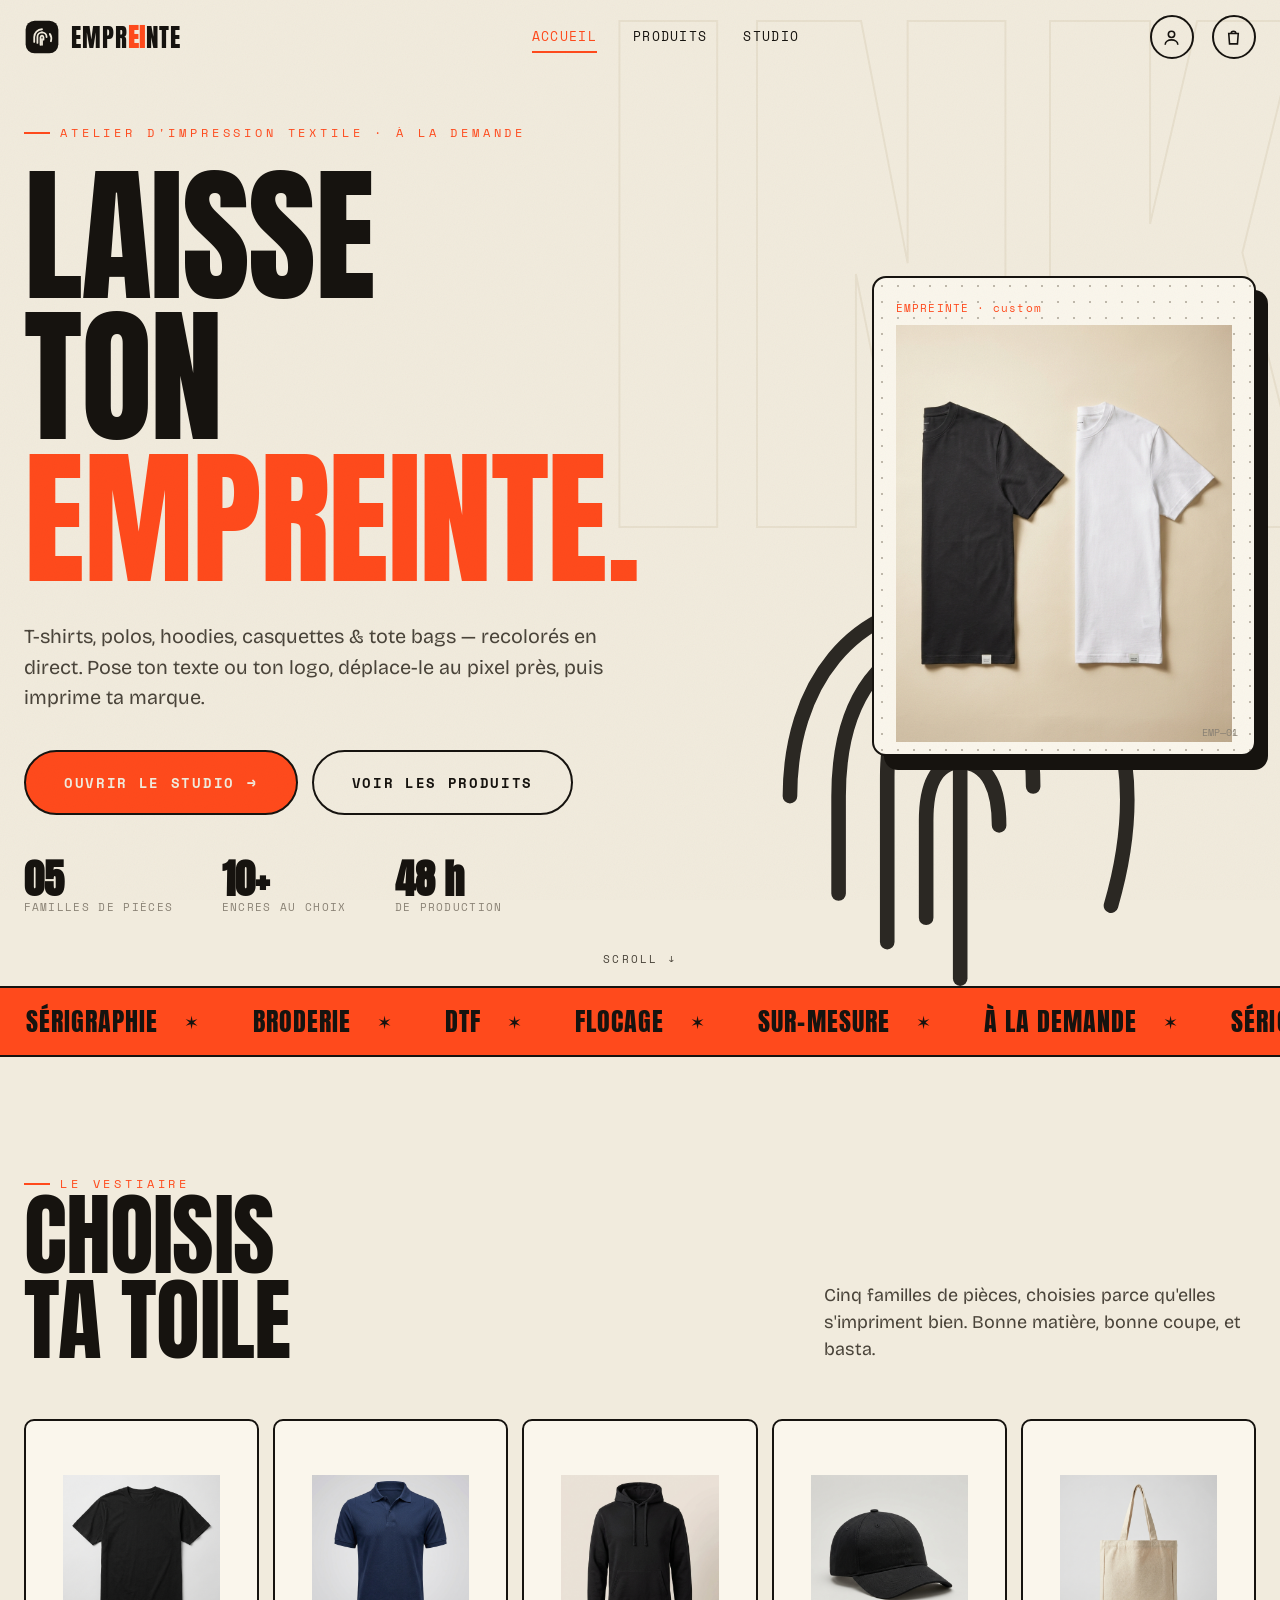
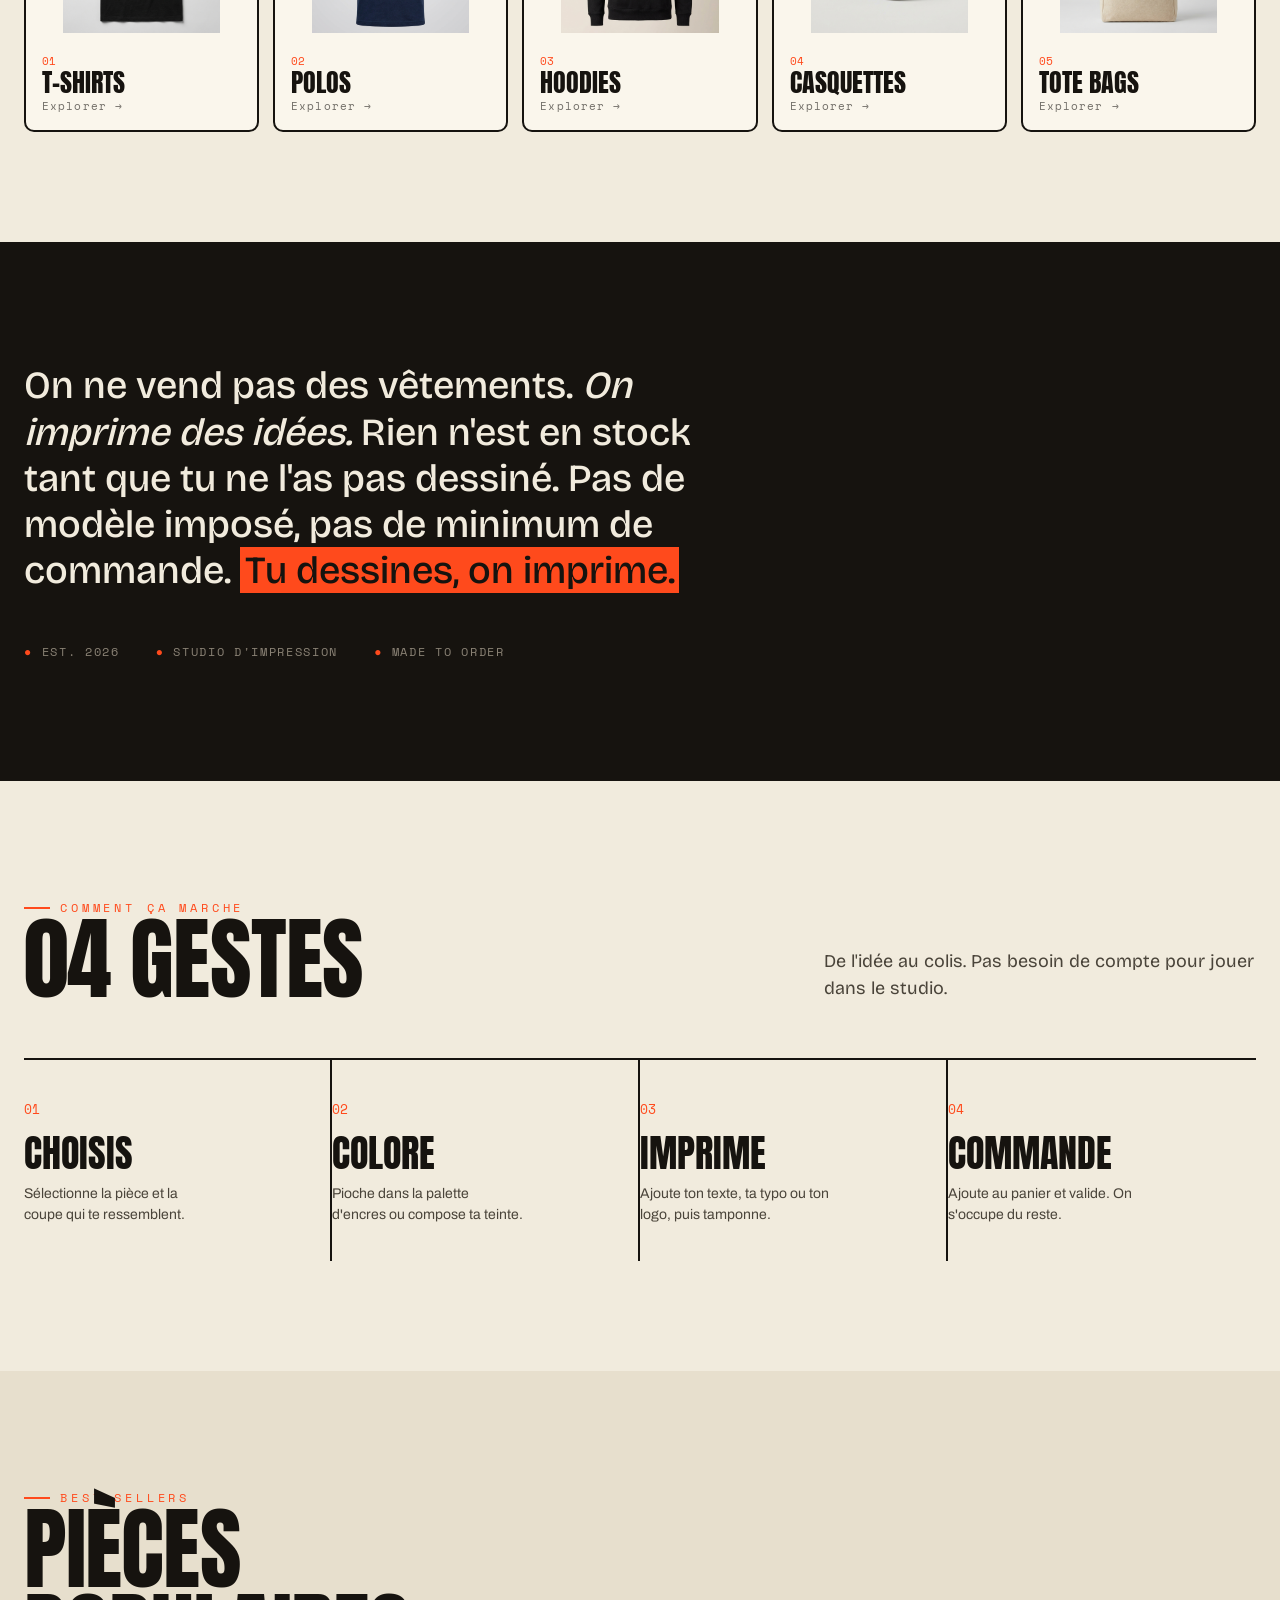
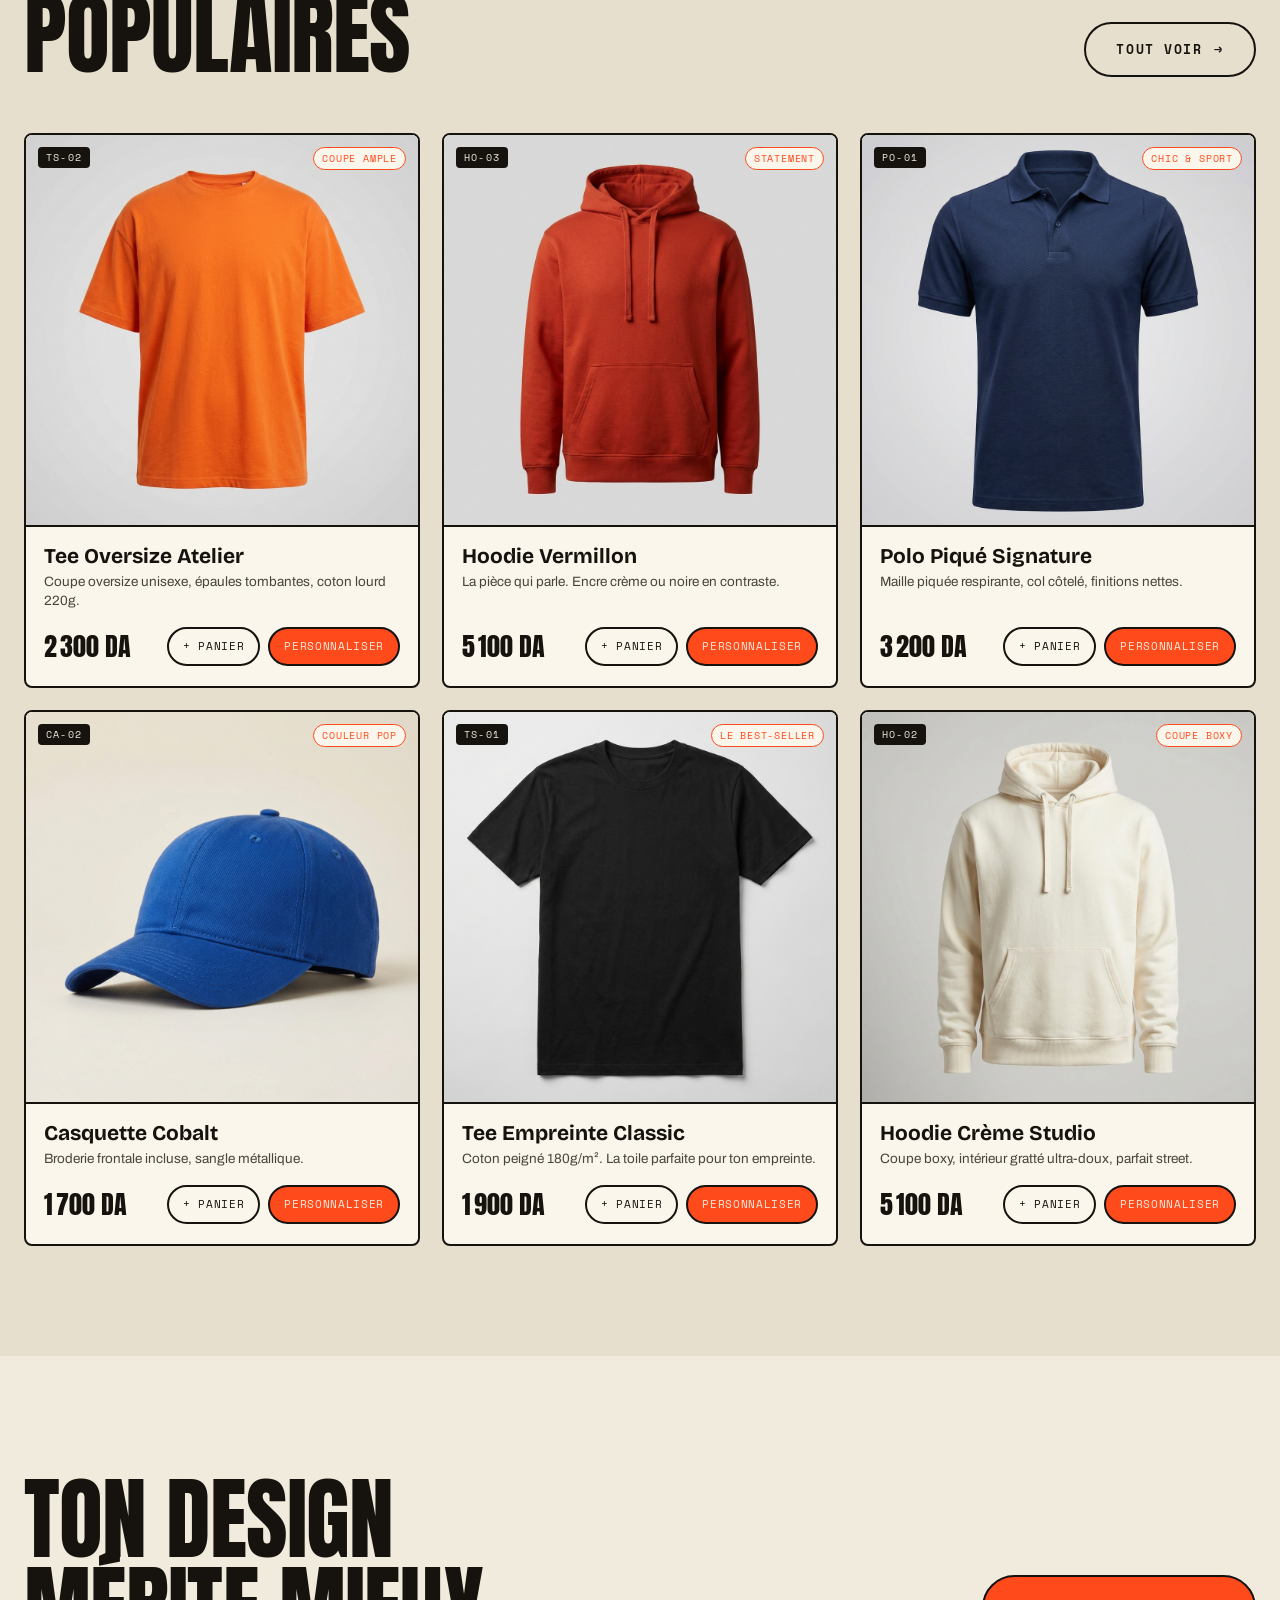
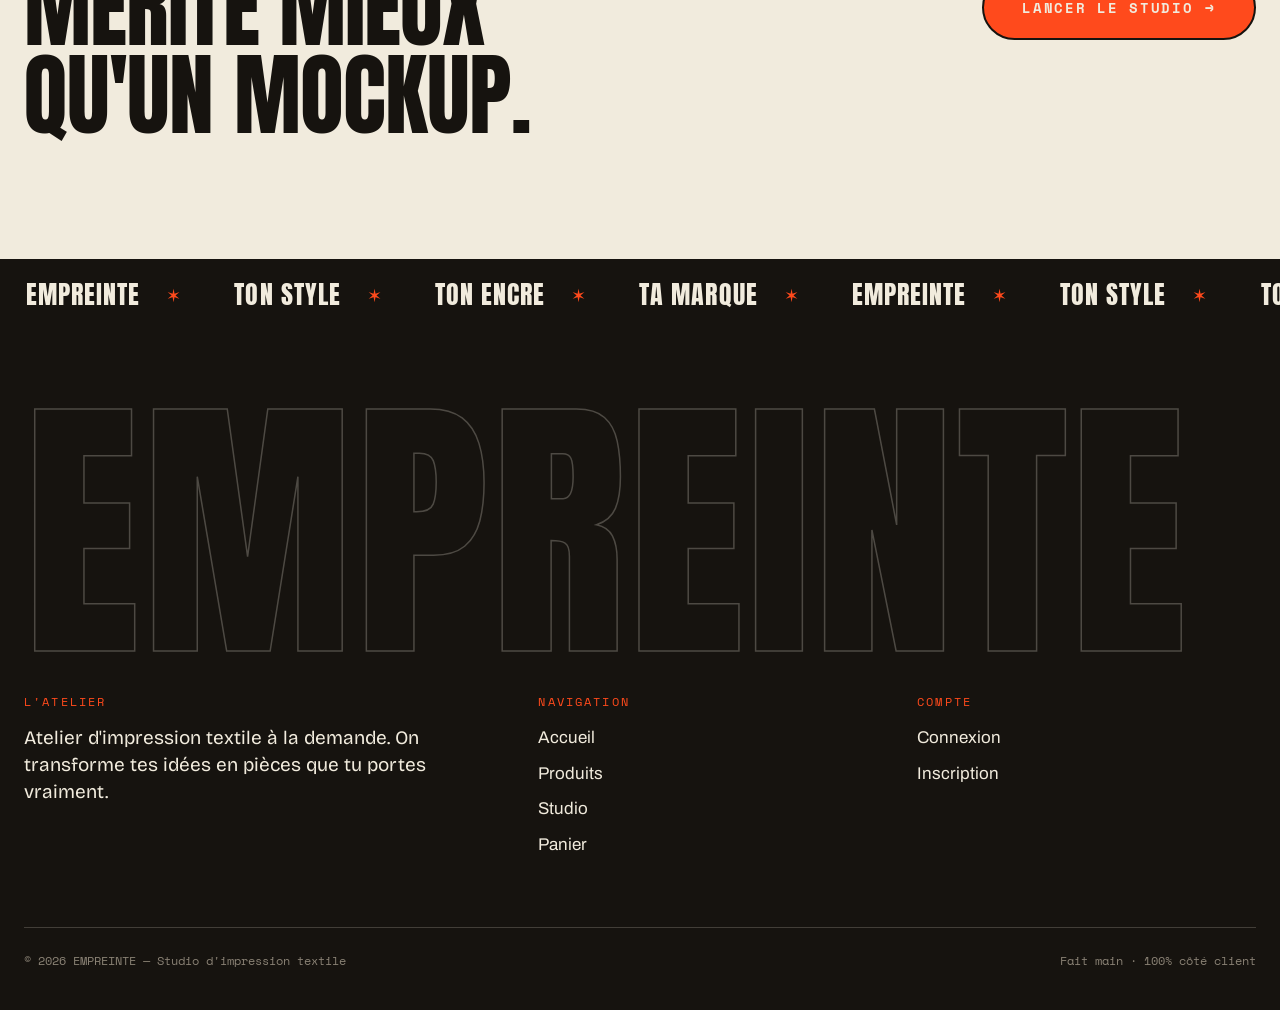
<file: index.html>
<!DOCTYPE html>
<html lang="fr">
<head>
  <meta charset="UTF-8" />
  <meta name="viewport" content="width=device-width, initial-scale=1.0" />
  <meta name="description" content="EMPREINTE — atelier d'impression textile. Personnalise t-shirts, polos, hoodies, casquettes et tote bags. Laisse ton empreinte." />
  <title>EMPREINTE — Atelier d'impression textile</title>
  <link rel="preconnect" href="https://fonts.googleapis.com" />
  <link rel="preconnect" href="https://fonts.gstatic.com" crossorigin />
  <link href="https://fonts.googleapis.com/css2?family=Anton&family=Archivo:ital,wght@0,300..900;1,300..900&family=Bricolage+Grotesque:opsz,wght@12..96,400..800&family=Space+Mono:wght@400;700&family=Permanent+Marker&display=swap" rel="stylesheet" />
  <link rel="stylesheet" href="style/style.css" />
  <link rel="stylesheet" href="style/accueil.css" />
</head>
<body>
  <header class="nav">
    <div class="nav__inner">
      <a class="brand" href="index.html" aria-label="EMPREINTE accueil">
        <span class="brand__badge" aria-hidden="true">
          <svg class="brand__mark" viewBox="0 0 44 44">
            <rect class="brand__plate" x="2" y="2" width="40" height="40" rx="11" />
            <g class="brand__print">
              <path d="M22 12.5c-5.2 0-9.5 4.3-9.5 9.5v6" />
              <path d="M22 16.4c-3 0-5.6 2.5-5.6 5.6v7.2" />
              <path d="M22 16.4c3 0 5.6 2.5 5.6 5.6" />
              <path d="M31.5 18.2c1.8 2.4 2.4 5.6 1.4 9" />
              <path d="M22 20.3c-1 0-1.8.9-1.8 2v9.2" />
              <path d="M22 20.3c1 0 1.8.9 1.8 2v3" />
              <path d="M22 24.5v7" />
            </g>
          </svg>
        </span>
        <span class="brand__name">EMPR<b>EI</b>NTE</span>
      </a>
      <nav class="nav__links" aria-label="Navigation principale">
        <a class="nav__link" href="index.html" aria-current="page">Accueil</a>
        <a class="nav__link" href="content/produits.html">Produits</a>
        <a class="nav__link" href="content/studio.html">Studio</a>
      </nav>
      <div class="nav__right">
        <a class="icon-btn" href="content/connexion.html" aria-label="Mon compte">
          <svg viewBox="0 0 24 24" fill="none" stroke="currentColor" stroke-width="2"><circle cx="12" cy="8" r="4"/><path d="M4 21c0-4 4-6 8-6s8 2 8 6"/></svg>
        </a>
        <button class="icon-btn" data-cart-open aria-label="Ouvrir le panier">
          <svg viewBox="0 0 24 24" fill="none" stroke="currentColor" stroke-width="2"><path d="M6 7h12l-1 13H7L6 7Z"/><path d="M9 7a3 3 0 0 1 6 0"/></svg>
          <span class="cart-count">0</span>
        </button>
        <button class="nav__burger" aria-label="Menu" aria-expanded="false"><span></span><span></span><span></span></button>
      </div>
    </div>
  </header>
  <nav class="mobile-menu" aria-label="Menu mobile">
    <a href="index.html"><span>01</span> Accueil</a>
    <a href="content/produits.html"><span>02</span> Produits</a>
    <a href="content/studio.html"><span>03</span> Studio</a>
    <a href="content/connexion.html"><span>04</span> Compte</a>
  </nav>

  <main>
    <section class="hero">
      <div class="hero__bg" aria-hidden="true">
        <span class="hero__ghost">INK</span>
        <svg class="hero__print" viewBox="0 0 200 200" aria-hidden="true">
          <g class="ridge" stroke="var(--red)" fill="none" stroke-width="2.5" stroke-linecap="round">
            <path d="M100 20 C55 20 30 55 30 100" /><path d="M100 35 C68 35 50 60 50 100 L50 140" />
            <path d="M100 50 C78 50 70 68 70 92 L70 160" /><path d="M100 50 C122 50 130 70 130 96" />
            <path d="M150 45 C168 65 175 100 162 145" /><path d="M100 70 L100 175" />
            <path d="M100 86 C90 86 86 96 86 110 L86 150" /><path d="M100 86 C112 86 116 98 116 112" />
          </g>
        </svg>
      </div>

      <div class="container hero__inner">
        <div class="hero__copy">
          <span class="eyebrow hero-rise" style="--d:.05s">Atelier d'impression textile · à la demande</span>
          <h1 class="hero__title">
            <span class="line-mask"><span class="line hero-rise" style="--d:.12s">Laisse</span></span>
            <span class="line-mask"><span class="line hero-rise" style="--d:.22s">ton</span></span>
            <span class="line-mask"><span class="line line--red hero-rise" style="--d:.32s">empreinte.</span></span>
          </h1>
          <p class="hero__lede hero-rise" style="--d:.46s">
            T-shirts, polos, hoodies, casquettes &amp; tote bags — recolorés en direct.
            Pose ton texte ou ton logo, déplace-le au pixel près, puis imprime ta marque.
          </p>
          <div class="hero__cta hero-rise" style="--d:.58s">
            <a class="btn btn-red btn-lg magnetic" href="content/studio.html">Ouvrir le studio <span class="arrow">→</span></a>
            <a class="btn btn-outline btn-lg magnetic" href="content/produits.html">Voir les produits</a>
          </div>
          <ul class="hero__stats hero-rise" style="--d:.7s">
            <li><strong>05</strong><span>familles de pièces</span></li>
            <li><strong>10+</strong><span>encres au choix</span></li>
            <li><strong>48 h</strong><span>de production</span></li>
          </ul>
        </div>
        <aside class="hero__stage reveal" data-delay="3" aria-label="Pièce personnalisée">
          <div class="stage__tag">EMPREINTE · custom</div>
          <div class="hero__photo" id="hero-garment"></div>
          <span class="stage__corner">EMP—01</span>
        </aside>
      </div>
      <a class="hero__scroll" href="#categories" aria-label="Défiler">SCROLL ↓</a>
    </section>
    <div class="ticker red" aria-hidden="true">
      <div class="ticker__track">
        <span>SÉRIGRAPHIE</span><span>BRODERIE</span><span>DTF</span><span>FLOCAGE</span><span>SUR-MESURE</span><span>À LA DEMANDE</span>
      </div>
    </div>
    <section class="section cats" id="categories">
      <div class="container">
        <div class="section-head">
          <div>
            <span class="eyebrow reveal">Le vestiaire</span>
            <h2 class="reveal">Choisis<br>ta toile</h2>
          </div>
          <p class="reveal" data-delay="2">Cinq familles de pièces, choisies parce qu'elles s'impriment bien. Bonne matière, bonne coupe, et basta.</p>
        </div>
        <div class="cats__grid" id="cats-grid"></div>
      </div>
    </section>
    <section class="manifesto">
      <div class="container manifesto__inner">
        <p class="manifesto__text reveal">
          On ne vend pas des vêtements. <em>On imprime des idées.</em>
          Rien n'est en stock tant que tu ne l'as pas dessiné. Pas de modèle
          imposé, pas de minimum de commande. <mark>Tu dessines, on imprime.</mark>
        </p>
        <div class="manifesto__meta reveal" data-delay="2">
          <span>EST. 2026</span><span>STUDIO D'IMPRESSION</span><span>MADE TO ORDER</span>
        </div>
      </div>
    </section>
    <section class="section process">
      <div class="container">
        <div class="section-head">
          <div><span class="eyebrow reveal">Comment ça marche</span><h2 class="reveal">04 gestes</h2></div>
          <p class="reveal" data-delay="2">De l'idée au colis. Pas besoin de compte pour jouer dans le studio.</p>
        </div>
        <ol class="process__list">
          <li class="process__step reveal"><span class="process__num">01</span><h3>Choisis</h3><p>Sélectionne la pièce et la coupe qui te ressemblent.</p></li>
          <li class="process__step reveal" data-delay="1"><span class="process__num">02</span><h3>Colore</h3><p>Pioche dans la palette d'encres ou compose ta teinte.</p></li>
          <li class="process__step reveal" data-delay="2"><span class="process__num">03</span><h3>Imprime</h3><p>Ajoute ton texte, ta typo ou ton logo, puis tamponne.</p></li>
          <li class="process__step reveal" data-delay="3"><span class="process__num">04</span><h3>Commande</h3><p>Ajoute au panier et valide. On s'occupe du reste.</p></li>
        </ol>
      </div>
    </section>
    <section class="section popular">
      <div class="container">
        <div class="section-head">
          <div><span class="eyebrow reveal">Best-sellers</span><h2 class="reveal">Pièces<br>populaires</h2></div>
          <a class="btn btn-outline magnetic reveal" data-delay="2" href="content/produits.html">Tout voir <span class="arrow">→</span></a>
        </div>
        <div class="prod-grid" id="popular-grid"></div>
      </div>
    </section>
    <section class="cta-band">
      <div class="container cta-band__inner">
        <h2 class="reveal">Ton design<br>mérite mieux<br>qu'un mockup.</h2>
        <a class="btn btn-red btn-lg magnetic reveal" data-delay="2" href="content/studio.html">Lancer le studio <span class="arrow">→</span></a>
      </div>
      <div class="ticker" aria-hidden="true"><div class="ticker__track"><span>EMPREINTE</span><span>TON STYLE</span><span>TON ENCRE</span><span>TA MARQUE</span></div></div>
    </section>
  </main>
  <footer class="footer">
    <div class="container">
      <div class="footer__giant" aria-hidden="true">EMPREINTE</div>
      <div class="footer__grid">
        <div>
          <h4>L'atelier</h4>
          <p class="footer__about">Atelier d'impression textile à la demande. On transforme tes idées en pièces que tu portes vraiment.</p>
        </div>
        <div>
          <h4>Navigation</h4>
          <ul>
            <li><a href="index.html">Accueil</a></li>
            <li><a href="content/produits.html">Produits</a></li>
            <li><a href="content/studio.html">Studio</a></li>
            <li><a href="content/panier.html">Panier</a></li>
          </ul>
        </div>
        <div>
          <h4>Compte</h4>
          <ul>
            <li><a href="content/connexion.html">Connexion</a></li>
            <li><a href="content/inscription.html">Inscription</a></li>
          </ul>
        </div>
      </div>
      <div class="footer__bottom">
        <span>© <span data-year>2026</span> EMPREINTE — Studio d'impression textile</span>
        <span>Fait main · 100% côté client</span>
      </div>
    </div>
  </footer>

  <script src="javascript/data.js"></script>
  <script src="javascript/main.js"></script>
  <script src="javascript/produits.js"></script>
</body>
</html>
</file>
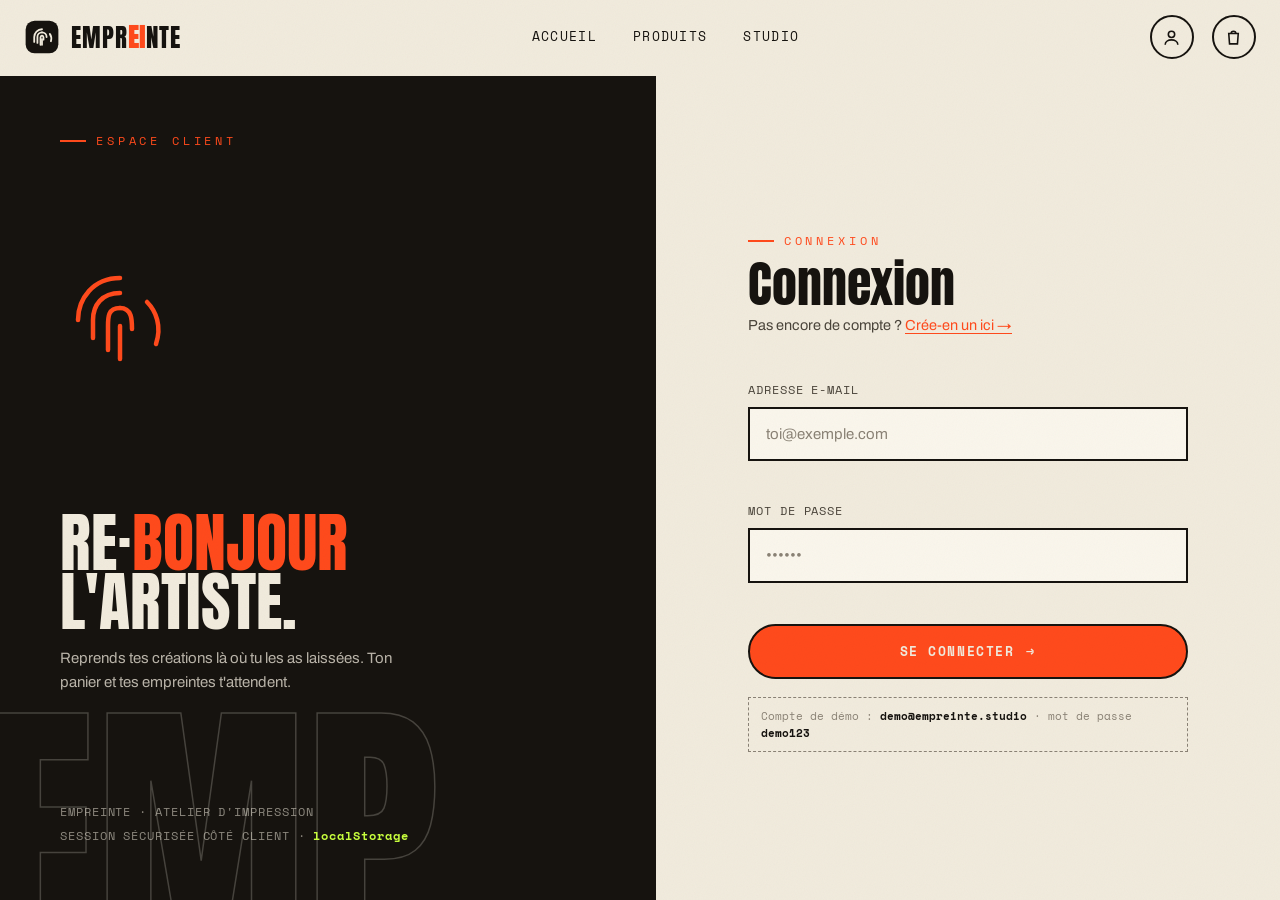
<file: content/connexion.html>
<!DOCTYPE html>
<html lang="fr">
<head>
  <meta charset="UTF-8" />
  <meta name="viewport" content="width=device-width, initial-scale=1.0" />
  <meta name="description" content="Connexion à ton compte EMPREINTE." />
  <title>Connexion — EMPREINTE</title>
  <link rel="preconnect" href="https://fonts.googleapis.com" />
  <link rel="preconnect" href="https://fonts.gstatic.com" crossorigin />
  <link href="https://fonts.googleapis.com/css2?family=Anton&family=Archivo:ital,wght@0,300..900;1,300..900&family=Bricolage+Grotesque:opsz,wght@12..96,400..800&family=Space+Mono:wght@400;700&family=Permanent+Marker&display=swap" rel="stylesheet" />
  <link rel="stylesheet" href="../style/style.css" />
  <link rel="stylesheet" href="../style/formulaire.css" />
</head>
<body>

  <header class="nav scrolled">
    <div class="nav__inner">
      <a class="brand" href="../index.html" aria-label="EMPREINTE accueil">
        <span class="brand__badge" aria-hidden="true">
          <svg class="brand__mark" viewBox="0 0 44 44">
            <rect class="brand__plate" x="2" y="2" width="40" height="40" rx="11" />
            <g class="brand__print">
              <path d="M22 12.5c-5.2 0-9.5 4.3-9.5 9.5v6" />
              <path d="M22 16.4c-3 0-5.6 2.5-5.6 5.6v7.2" />
              <path d="M22 16.4c3 0 5.6 2.5 5.6 5.6" />
              <path d="M31.5 18.2c1.8 2.4 2.4 5.6 1.4 9" />
              <path d="M22 20.3c-1 0-1.8.9-1.8 2v9.2" />
              <path d="M22 20.3c1 0 1.8.9 1.8 2v3" />
              <path d="M22 24.5v7" />
            </g>
          </svg>
        </span>
        <span class="brand__name">EMPR<b>EI</b>NTE</span>
      </a>
      <nav class="nav__links" aria-label="Navigation principale">
        <a class="nav__link" href="../index.html">Accueil</a>
        <a class="nav__link" href="produits.html">Produits</a>
        <a class="nav__link" href="studio.html">Studio</a>
      </nav>
      <div class="nav__right">
        <a class="icon-btn" href="connexion.html" aria-label="Mon compte" aria-current="page">
          <svg viewBox="0 0 24 24" fill="none" stroke="currentColor" stroke-width="2"><circle cx="12" cy="8" r="4"/><path d="M4 21c0-4 4-6 8-6s8 2 8 6"/></svg>
        </a>
        <button class="icon-btn" data-cart-open aria-label="Ouvrir le panier">
          <svg viewBox="0 0 24 24" fill="none" stroke="currentColor" stroke-width="2"><path d="M6 7h12l-1 13H7L6 7Z"/><path d="M9 7a3 3 0 0 1 6 0"/></svg>
          <span class="cart-count">0</span>
        </button>
        <button class="nav__burger" aria-label="Menu" aria-expanded="false"><span></span><span></span><span></span></button>
      </div>
    </div>
  </header>
  <nav class="mobile-menu" aria-label="Menu mobile">
    <a href="../index.html"><span>01</span> Accueil</a>
    <a href="produits.html"><span>02</span> Produits</a>
    <a href="studio.html"><span>03</span> Studio</a>
    <a href="connexion.html"><span>04</span> Compte</a>
  </nav>

  <main class="auth">
    
    <section class="auth__art">
      <span class="eyebrow">Espace client</span>
      <svg class="auth__art-print" viewBox="0 0 40 40" aria-hidden="true"><g class="ridge">
        <path d="M20 6 C11 6 6 13 6 20" /><path d="M20 11 C14 11 11 15 11 20 L11 26" />
        <path d="M20 16 C16 16 16 19 16 22 L16 30" /><path d="M20 16 C24 16 24 20 24 23" />
        <path d="M29 14 C32 17 34 22 32 28" /><path d="M20 22 L20 33" /></g></svg>
      <div>
        <h2>Re·<em>bonjour</em><br>l'artiste.</h2>
        <p>Reprends tes créations là où tu les as laissées. Ton panier et tes empreintes t'attendent.</p>
      </div>
      <div class="auth__art-foot">
        <span>EMPREINTE · ATELIER D'IMPRESSION</span>
        <span>SESSION SÉCURISÉE CÔTÉ CLIENT · <b>localStorage</b></span>
      </div>
      <span class="ghost" aria-hidden="true">EMP</span>
    </section>

    <section class="auth__form-wrap">
      <div class="auth__card">
        <span class="eyebrow">Connexion</span>
        <h1>Connexion</h1>
        <p class="lede">Pas encore de compte ? <a href="inscription.html">Crée-en un ici →</a></p>

        <form class="auth__form" id="login-form" novalidate>
          <div id="login-out" class="auth__banner" role="status" aria-live="polite"></div>

          <div class="fieldset">
            <label for="login-email">Adresse e-mail</label>
            <input class="field" type="email" id="login-email" autocomplete="email" placeholder="toi@exemple.com" required />
            <span class="field-msg"></span>
          </div>

          <div class="fieldset">
            <label for="login-pass">Mot de passe</label>
            <input class="field" type="password" id="login-pass" autocomplete="current-password" placeholder="••••••" required />
            <span class="field-msg"></span>
          </div>

          <button class="btn btn-red btn-block magnetic" type="submit">Se connecter <span class="arrow">→</span></button>

          <p class="demo-note">Compte de démo : <b>demo@empreinte.studio</b> · mot de passe <b>demo123</b></p>
        </form>
      </div>
    </section>
  </main>

  <script src="../javascript/data.js"></script>
  <script src="../javascript/main.js"></script>
  <script src="../javascript/validation.js"></script>
  <script src="../javascript/auth.js"></script>
</body>
</html>
</file>
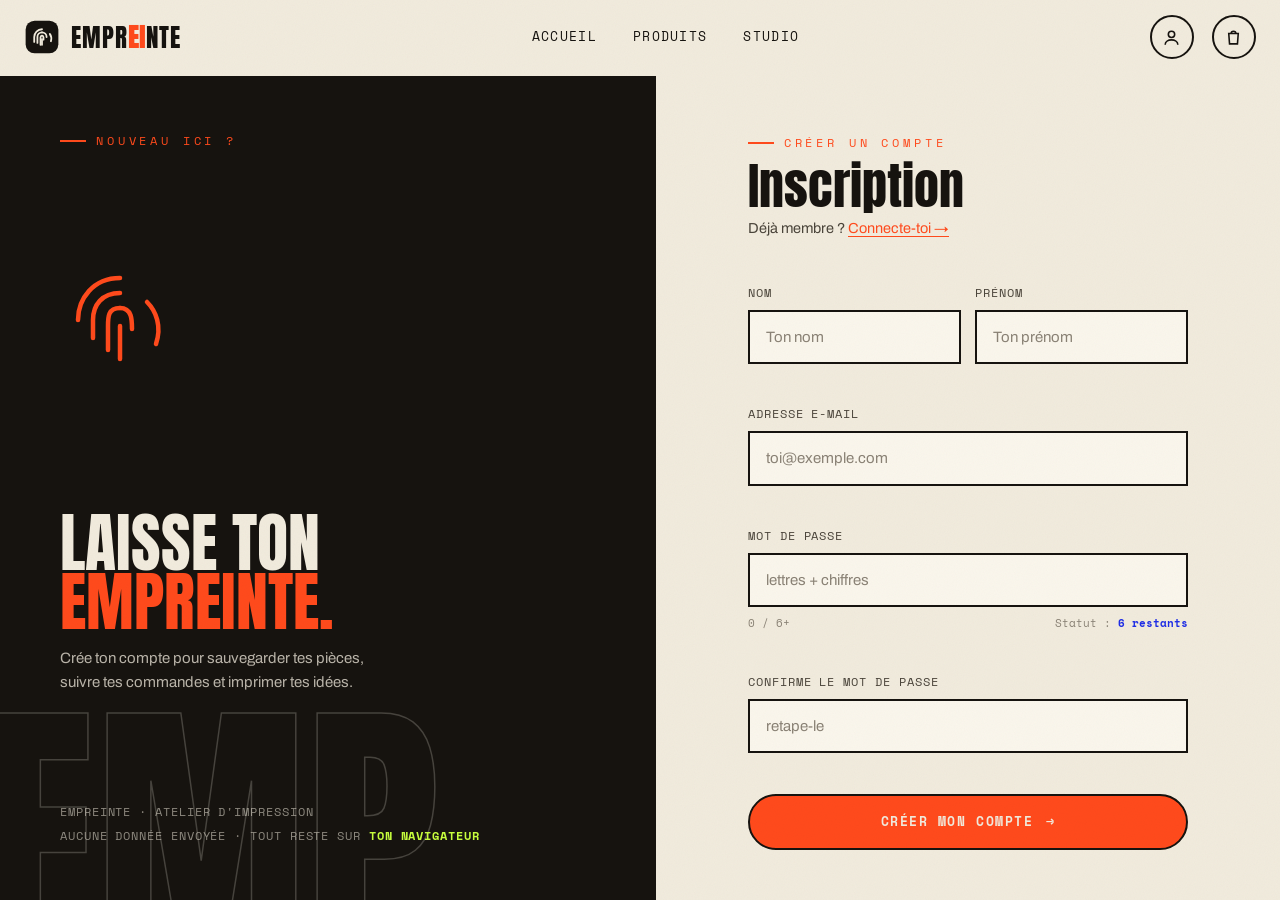
<file: content/inscription.html>
<!DOCTYPE html>
<html lang="fr">
<head>
  <meta charset="UTF-8" />
  <meta name="viewport" content="width=device-width, initial-scale=1.0" />
  <meta name="description" content="Crée ton compte EMPREINTE pour personnaliser et commander." />
  <title>Inscription — EMPREINTE</title>
  <link rel="preconnect" href="https://fonts.googleapis.com" />
  <link rel="preconnect" href="https://fonts.gstatic.com" crossorigin />
  <link href="https://fonts.googleapis.com/css2?family=Anton&family=Archivo:ital,wght@0,300..900;1,300..900&family=Bricolage+Grotesque:opsz,wght@12..96,400..800&family=Space+Mono:wght@400;700&family=Permanent+Marker&display=swap" rel="stylesheet" />
  <link rel="stylesheet" href="../style/style.css" />
  <link rel="stylesheet" href="../style/formulaire.css" />
</head>
<body>

  <header class="nav scrolled">
    <div class="nav__inner">
      <a class="brand" href="../index.html" aria-label="EMPREINTE accueil">
        <span class="brand__badge" aria-hidden="true">
          <svg class="brand__mark" viewBox="0 0 44 44">
            <rect class="brand__plate" x="2" y="2" width="40" height="40" rx="11" />
            <g class="brand__print">
              <path d="M22 12.5c-5.2 0-9.5 4.3-9.5 9.5v6" />
              <path d="M22 16.4c-3 0-5.6 2.5-5.6 5.6v7.2" />
              <path d="M22 16.4c3 0 5.6 2.5 5.6 5.6" />
              <path d="M31.5 18.2c1.8 2.4 2.4 5.6 1.4 9" />
              <path d="M22 20.3c-1 0-1.8.9-1.8 2v9.2" />
              <path d="M22 20.3c1 0 1.8.9 1.8 2v3" />
              <path d="M22 24.5v7" />
            </g>
          </svg>
        </span>
        <span class="brand__name">EMPR<b>EI</b>NTE</span>
      </a>
      <nav class="nav__links" aria-label="Navigation principale">
        <a class="nav__link" href="../index.html">Accueil</a>
        <a class="nav__link" href="produits.html">Produits</a>
        <a class="nav__link" href="studio.html">Studio</a>
      </nav>
      <div class="nav__right">
        <a class="icon-btn" href="connexion.html" aria-label="Mon compte">
          <svg viewBox="0 0 24 24" fill="none" stroke="currentColor" stroke-width="2"><circle cx="12" cy="8" r="4"/><path d="M4 21c0-4 4-6 8-6s8 2 8 6"/></svg>
        </a>
        <button class="icon-btn" data-cart-open aria-label="Ouvrir le panier">
          <svg viewBox="0 0 24 24" fill="none" stroke="currentColor" stroke-width="2"><path d="M6 7h12l-1 13H7L6 7Z"/><path d="M9 7a3 3 0 0 1 6 0"/></svg>
          <span class="cart-count">0</span>
        </button>
        <button class="nav__burger" aria-label="Menu" aria-expanded="false"><span></span><span></span><span></span></button>
      </div>
    </div>
  </header>
  <nav class="mobile-menu" aria-label="Menu mobile">
    <a href="../index.html"><span>01</span> Accueil</a>
    <a href="produits.html"><span>02</span> Produits</a>
    <a href="studio.html"><span>03</span> Studio</a>
    <a href="connexion.html"><span>04</span> Compte</a>
  </nav>

  <main class="auth">
    <section class="auth__art">
      <span class="eyebrow">Nouveau ici ?</span>
      <svg class="auth__art-print" viewBox="0 0 40 40" aria-hidden="true"><g class="ridge">
        <path d="M20 6 C11 6 6 13 6 20" /><path d="M20 11 C14 11 11 15 11 20 L11 26" />
        <path d="M20 16 C16 16 16 19 16 22 L16 30" /><path d="M20 16 C24 16 24 20 24 23" />
        <path d="M29 14 C32 17 34 22 32 28" /><path d="M20 22 L20 33" /></g></svg>
      <div>
        <h2>Laisse ton<br><em>empreinte.</em></h2>
        <p>Crée ton compte pour sauvegarder tes pièces, suivre tes commandes et imprimer tes idées.</p>
      </div>
      <div class="auth__art-foot">
        <span>EMPREINTE · ATELIER D'IMPRESSION</span>
        <span>AUCUNE DONNÉE ENVOYÉE · TOUT RESTE SUR <b>TON NAVIGATEUR</b></span>
      </div>
      <span class="ghost" aria-hidden="true">EMP</span>
    </section>

    <section class="auth__form-wrap">
      <div class="auth__card">
        <span class="eyebrow">Créer un compte</span>
        <h1>Inscription</h1>
        <p class="lede">Déjà membre ? <a href="connexion.html">Connecte-toi →</a></p>

        <form class="auth__form" id="register-form" novalidate>
          <div id="reg-out" class="auth__banner" role="status" aria-live="polite"></div>

          <div class="grid-2">
            <div class="fieldset">
              <label for="reg-nom">Nom</label>
              <input class="field" type="text" id="reg-nom" autocomplete="family-name" placeholder="Ton nom" required />
              <span class="field-msg"></span>
            </div>
            <div class="fieldset">
              <label for="reg-prenom">Prénom</label>
              <input class="field" type="text" id="reg-prenom" autocomplete="given-name" placeholder="Ton prénom" required />
              <span class="field-msg"></span>
            </div>
          </div>

          <div class="fieldset">
            <label for="reg-email">Adresse e-mail</label>
            <input class="field" type="email" id="reg-email" autocomplete="email" placeholder="toi@exemple.com" required />
            <span class="field-msg"></span>
          </div>

          <div class="fieldset">
            <label for="reg-pass">Mot de passe</label>
            <input class="field" type="password" id="reg-pass" autocomplete="new-password" placeholder="lettres + chiffres" required />
            <div class="field-hint"><span id="pass-count">0 / 6+</span><span>Statut : <b>6 restants</b></span></div>
            <span class="field-msg"></span>
          </div>

          <div class="fieldset">
            <label for="reg-conf">Confirme le mot de passe</label>
            <input class="field" type="password" id="reg-conf" autocomplete="new-password" placeholder="retape-le" required />
            <span class="field-msg"></span>
          </div>

          <button class="btn btn-red btn-block magnetic" type="submit">Créer mon compte <span class="arrow">→</span></button>
        </form>
      </div>
    </section>
  </main>

  <script src="../javascript/data.js"></script>
  <script src="../javascript/main.js"></script>
  <script src="../javascript/validation.js"></script>
  <script src="../javascript/auth.js"></script>
</body>
</html>
</file>
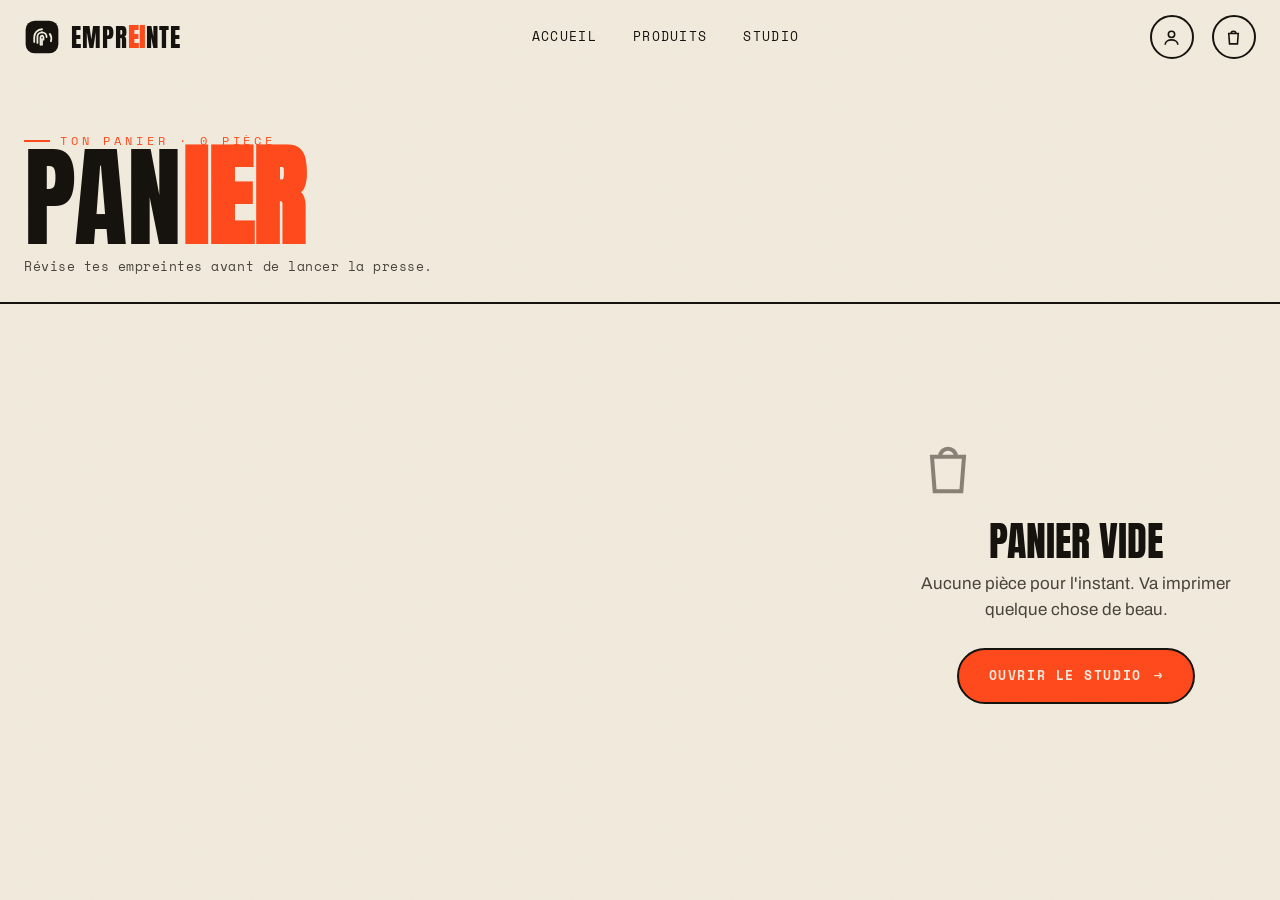
<file: content/panier.html>
<!DOCTYPE html>
<html lang="fr">
<head>
  <meta charset="UTF-8" />
  <meta name="viewport" content="width=device-width, initial-scale=1.0" />
  <meta name="description" content="Ton panier EMPREINTE — révise tes pièces et passe commande." />
  <title>Panier — EMPREINTE</title>
  <link rel="preconnect" href="https://fonts.googleapis.com" />
  <link rel="preconnect" href="https://fonts.gstatic.com" crossorigin />
  <link href="https://fonts.googleapis.com/css2?family=Anton&family=Archivo:ital,wght@0,300..900;1,300..900&family=Bricolage+Grotesque:opsz,wght@12..96,400..800&family=Space+Mono:wght@400;700&family=Permanent+Marker&display=swap" rel="stylesheet" />
  <link rel="stylesheet" href="../style/style.css" />
  <link rel="stylesheet" href="../style/panier.css" />
</head>
<body>

  <header class="nav scrolled">
    <div class="nav__inner">
      <a class="brand" href="../index.html" aria-label="EMPREINTE accueil">
        <span class="brand__badge" aria-hidden="true">
          <svg class="brand__mark" viewBox="0 0 44 44">
            <rect class="brand__plate" x="2" y="2" width="40" height="40" rx="11" />
            <g class="brand__print">
              <path d="M22 12.5c-5.2 0-9.5 4.3-9.5 9.5v6" />
              <path d="M22 16.4c-3 0-5.6 2.5-5.6 5.6v7.2" />
              <path d="M22 16.4c3 0 5.6 2.5 5.6 5.6" />
              <path d="M31.5 18.2c1.8 2.4 2.4 5.6 1.4 9" />
              <path d="M22 20.3c-1 0-1.8.9-1.8 2v9.2" />
              <path d="M22 20.3c1 0 1.8.9 1.8 2v3" />
              <path d="M22 24.5v7" />
            </g>
          </svg>
        </span>
        <span class="brand__name">EMPR<b>EI</b>NTE</span>
      </a>
      <nav class="nav__links" aria-label="Navigation principale">
        <a class="nav__link" href="../index.html">Accueil</a>
        <a class="nav__link" href="produits.html">Produits</a>
        <a class="nav__link" href="studio.html">Studio</a>
      </nav>
      <div class="nav__right">
        <a class="icon-btn" href="connexion.html" aria-label="Mon compte">
          <svg viewBox="0 0 24 24" fill="none" stroke="currentColor" stroke-width="2"><circle cx="12" cy="8" r="4"/><path d="M4 21c0-4 4-6 8-6s8 2 8 6"/></svg>
        </a>
        <button class="icon-btn" data-cart-open aria-label="Ouvrir le panier">
          <svg viewBox="0 0 24 24" fill="none" stroke="currentColor" stroke-width="2"><path d="M6 7h12l-1 13H7L6 7Z"/><path d="M9 7a3 3 0 0 1 6 0"/></svg>
          <span class="cart-count">0</span>
        </button>
        <button class="nav__burger" aria-label="Menu" aria-expanded="false"><span></span><span></span><span></span></button>
      </div>
    </div>
  </header>
  <nav class="mobile-menu" aria-label="Menu mobile">
    <a href="../index.html"><span>01</span> Accueil</a>
    <a href="produits.html"><span>02</span> Produits</a>
    <a href="studio.html"><span>03</span> Studio</a>
    <a href="connexion.html"><span>04</span> Compte</a>
  </nav>

  <main id="cart-page">
    <section class="cart-hero">
      <div class="container">
        <span class="eyebrow">Ton panier · <span id="cart-count-label">0 pièce</span></span>
        <h1 class="cart-hero__title">Pan<b>ier</b></h1>
        <p class="cart-hero__sub">Révise tes empreintes avant de lancer la presse.</p>
      </div>
    </section>

    <div class="container">
      <div class="cart-layout">
        <div class="cart-list" id="cart-list"></div>
        <div class="cart-empty-state" id="cart-empty" hidden>
          <svg viewBox="0 0 24 24" fill="none" stroke="currentColor" stroke-width="1.5"><path d="M6 7h12l-1 13H7L6 7Z"/><path d="M9 7a3 3 0 0 1 6 0"/></svg>
          <h2>Panier vide</h2>
          <p>Aucune pièce pour l'instant. Va imprimer quelque chose de beau.</p>
          <a class="btn btn-red magnetic" href="studio.html">Ouvrir le studio <span class="arrow">→</span></a>
        </div>
        <aside class="cart-summary" id="cart-summary" hidden>
          <h2>Récapitulatif</h2>
          <div class="cart-summary__row"><span>Sous-total</span><span id="sum-sub">0 DA</span></div>
          <div class="cart-summary__row"><span>Livraison</span><span id="sum-ship">400 DA</span></div>
          <div class="cart-summary__row grand"><span>Total</span><span id="sum-grand">0 DA</span></div>
          <button class="btn btn-red btn-block btn-lg magnetic" id="order-btn">Commander <span class="arrow">→</span></button>
          <p class="cart-summary__note">Paiement à la livraison · Expédition partout<br>Commande simulée — projet de démo.</p>
        </aside>
      </div>
    </div>
  </main>
  <div class="order-confirm" id="order-confirm" role="dialog" aria-modal="true" aria-labelledby="confirm-title">
    <div class="order-confirm__card">
      <div class="order-confirm__seal">
        <svg viewBox="0 0 24 24" fill="none" stroke="currentColor" stroke-width="2.5"><path d="m4 13 5 5L20 6"/></svg>
      </div>
      <h2 id="confirm-title">Commande<br>lancée ✦</h2>
      <p>Ton empreinte part à l'atelier. On te contacte pour la livraison.</p>
      <div class="order-confirm__rows">
        <div><span>Référence</span><b id="confirm-ref">EMP-000000</b></div>
        <div><span>Total payé</span><b id="confirm-total">0 DA</b></div>
      </div>
      <button class="btn btn-outline btn-block" id="confirm-close" type="button">Fermer</button>
    </div>
  </div>

  <script src="../javascript/data.js"></script>
  <script src="../javascript/main.js"></script>
  <script src="../javascript/panier.js"></script>
</body>
</html>
</file>
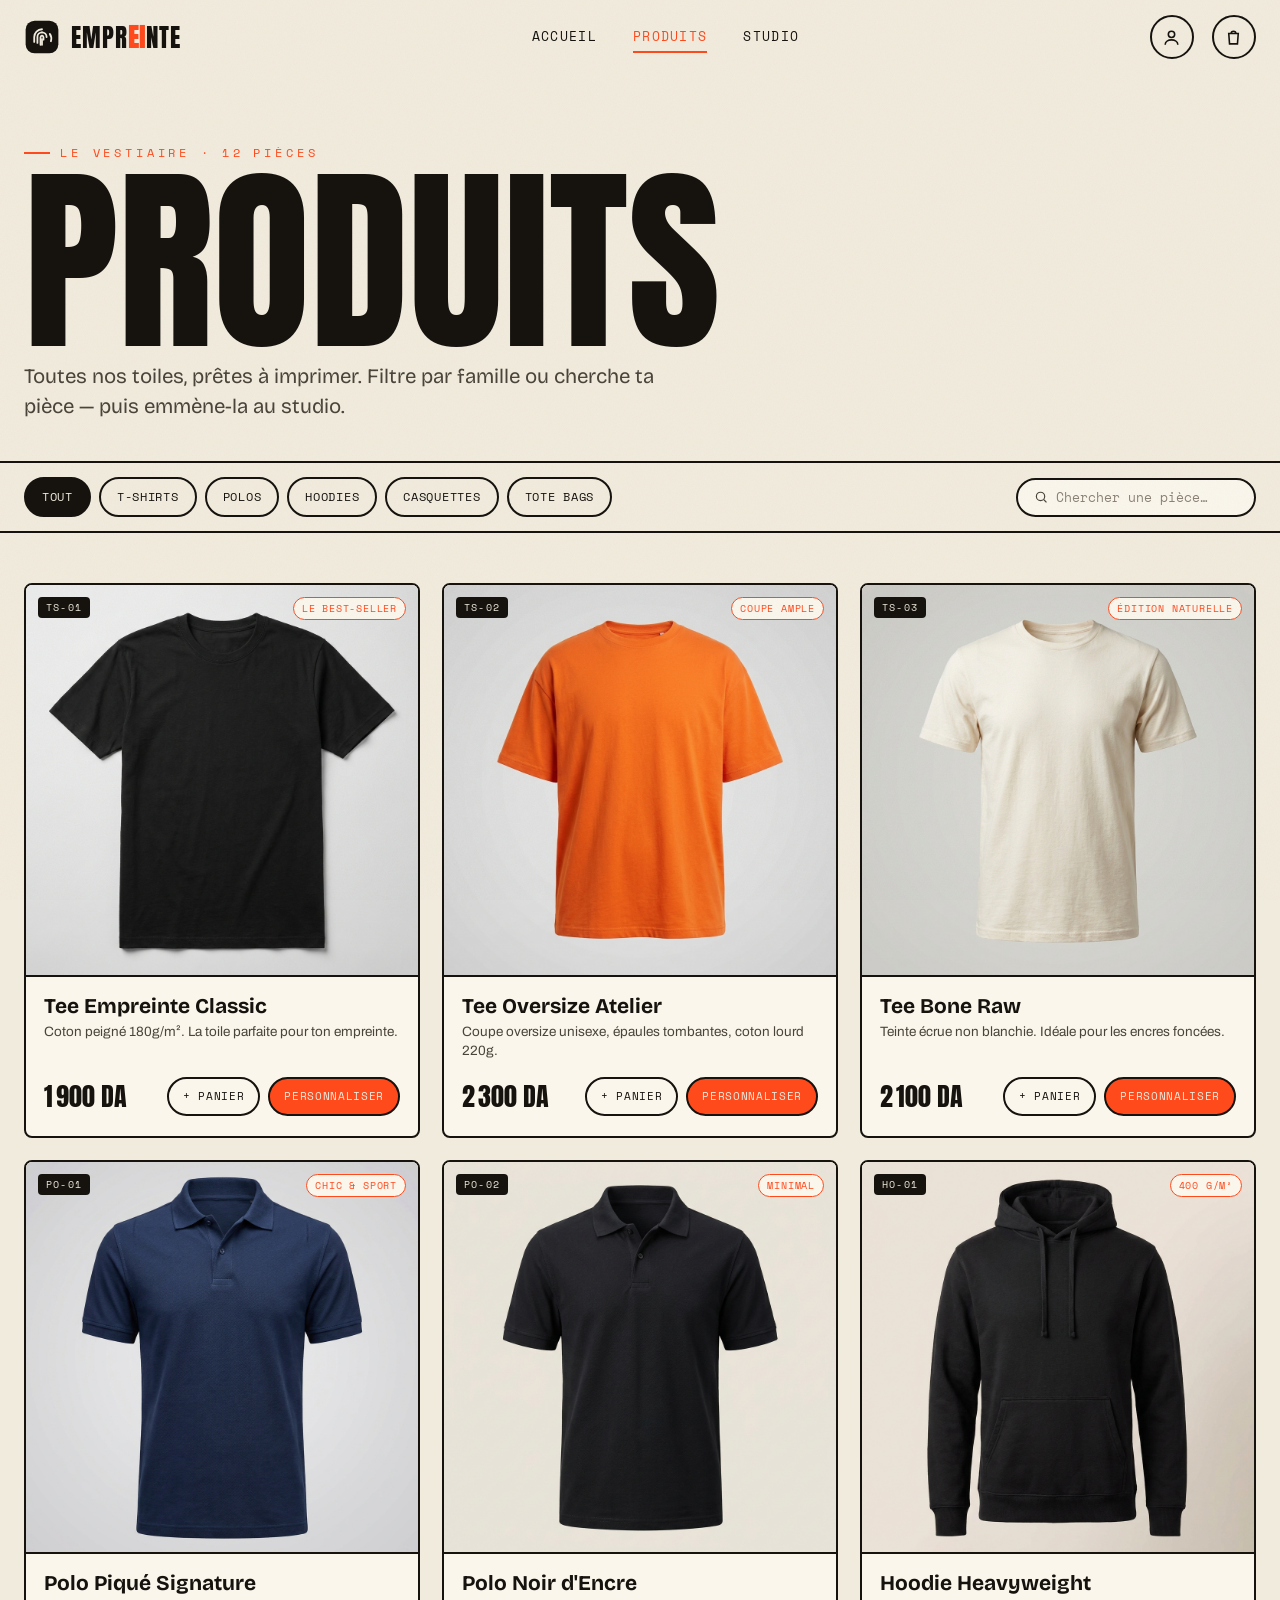
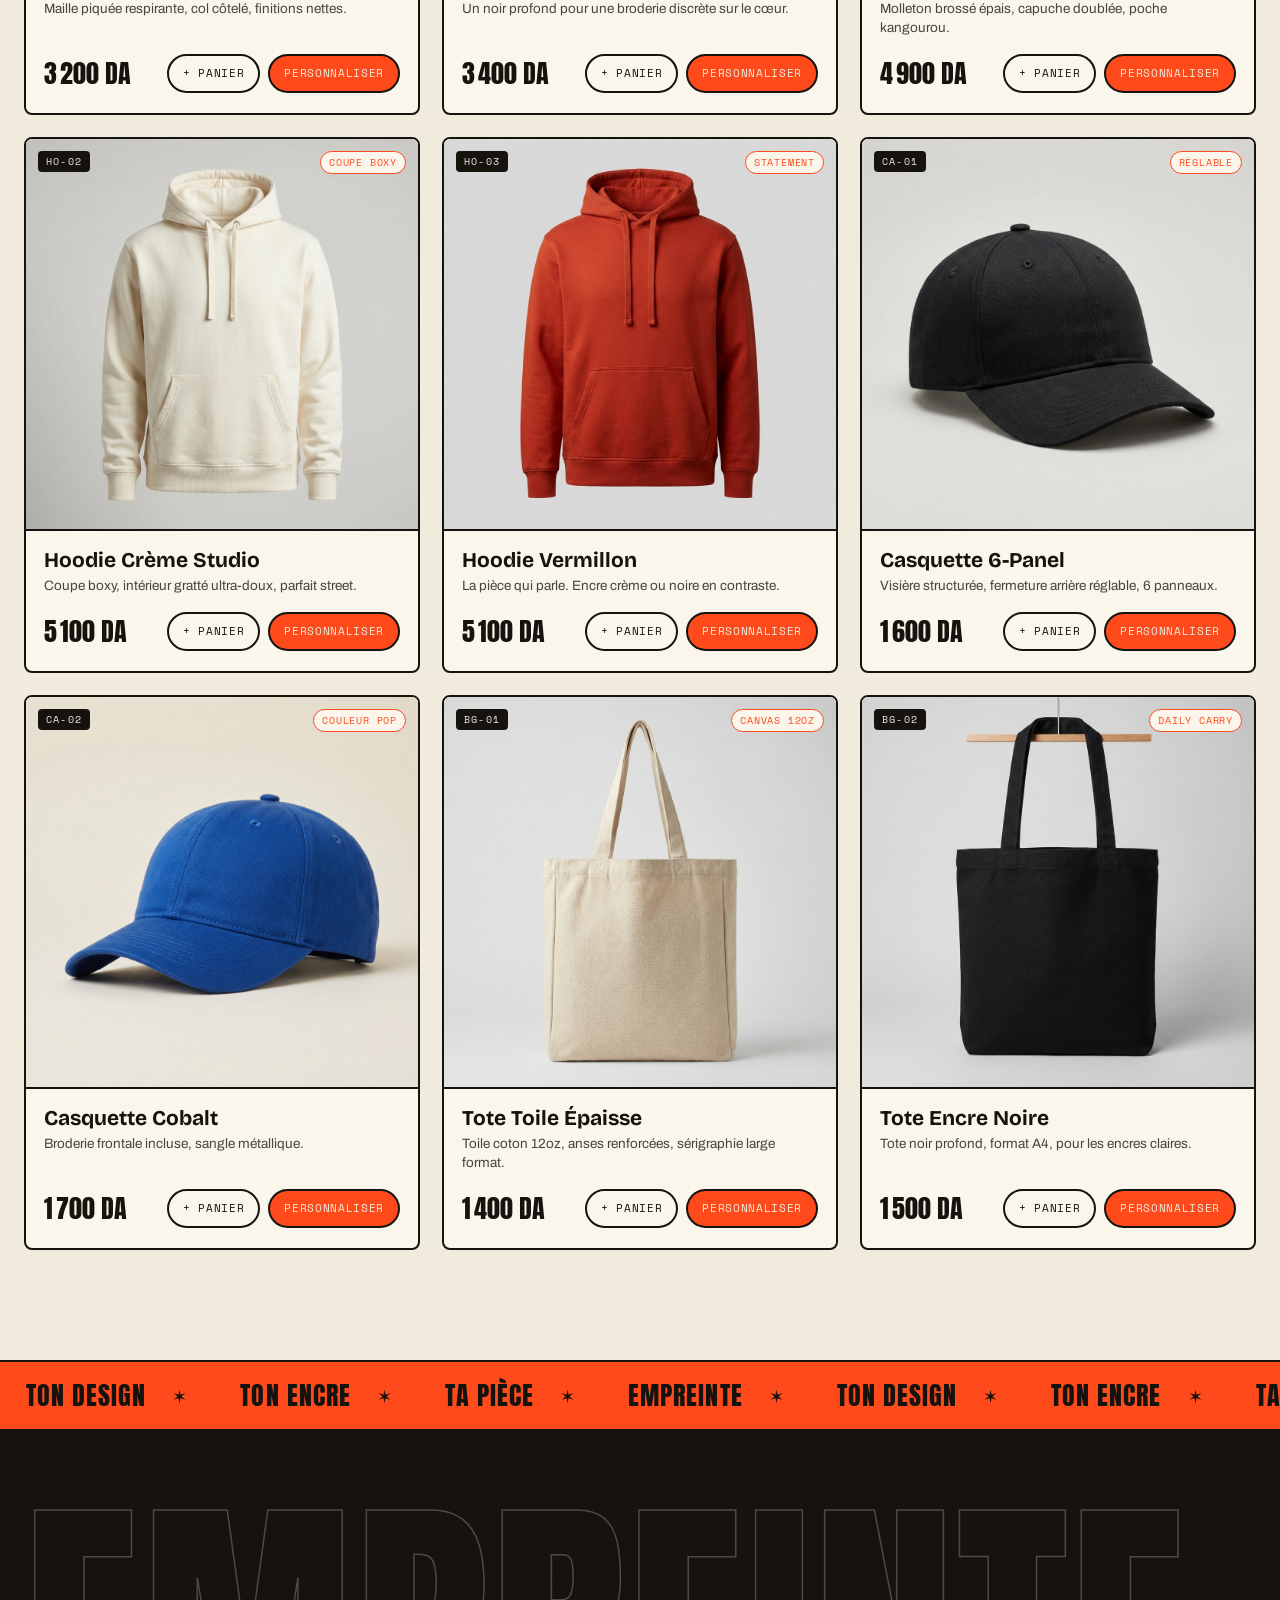
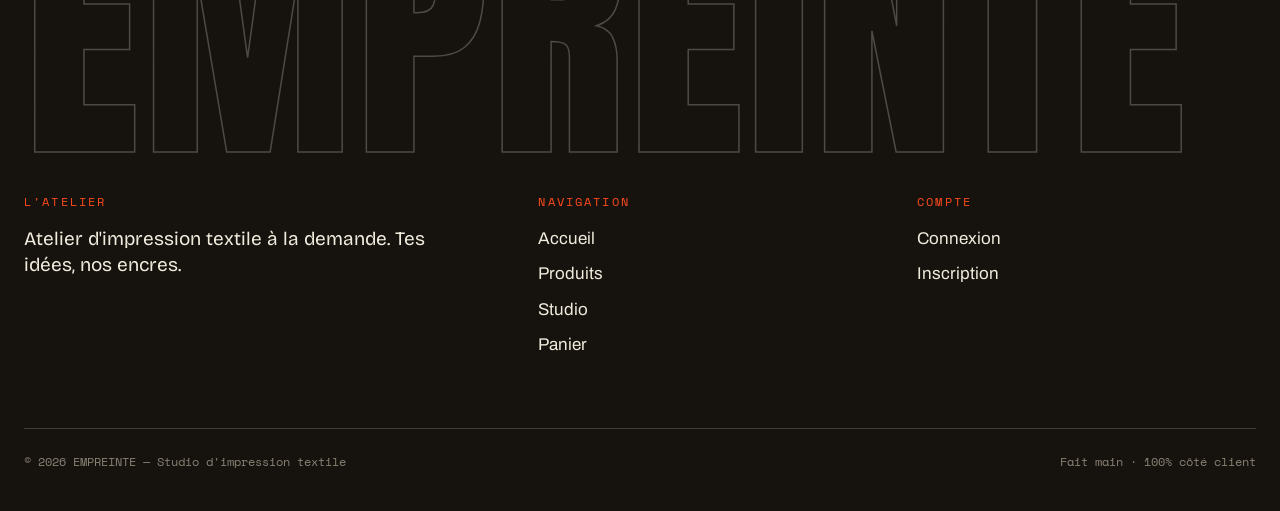
<file: content/produits.html>
<!DOCTYPE html>
<html lang="fr">
<head>
  <meta charset="UTF-8" />
  <meta name="viewport" content="width=device-width, initial-scale=1.0" />
  <meta name="description" content="Le vestiaire EMPREINTE : t-shirts, polos, hoodies, casquettes et tote bags personnalisables." />
  <title>Produits — EMPREINTE</title>
  <link rel="preconnect" href="https://fonts.googleapis.com" />
  <link rel="preconnect" href="https://fonts.gstatic.com" crossorigin />
  <link href="https://fonts.googleapis.com/css2?family=Anton&family=Archivo:ital,wght@0,300..900;1,300..900&family=Bricolage+Grotesque:opsz,wght@12..96,400..800&family=Space+Mono:wght@400;700&family=Permanent+Marker&display=swap" rel="stylesheet" />
  <link rel="stylesheet" href="../style/style.css" />
  <link rel="stylesheet" href="../style/produits.css" />
</head>
<body>

  <header class="nav">
    <div class="nav__inner">
      <a class="brand" href="../index.html" aria-label="EMPREINTE accueil">
        <span class="brand__badge" aria-hidden="true">
          <svg class="brand__mark" viewBox="0 0 44 44">
            <rect class="brand__plate" x="2" y="2" width="40" height="40" rx="11" />
            <g class="brand__print">
              <path d="M22 12.5c-5.2 0-9.5 4.3-9.5 9.5v6" />
              <path d="M22 16.4c-3 0-5.6 2.5-5.6 5.6v7.2" />
              <path d="M22 16.4c3 0 5.6 2.5 5.6 5.6" />
              <path d="M31.5 18.2c1.8 2.4 2.4 5.6 1.4 9" />
              <path d="M22 20.3c-1 0-1.8.9-1.8 2v9.2" />
              <path d="M22 20.3c1 0 1.8.9 1.8 2v3" />
              <path d="M22 24.5v7" />
            </g>
          </svg>
        </span>
        <span class="brand__name">EMPR<b>EI</b>NTE</span>
      </a>
      <nav class="nav__links" aria-label="Navigation principale">
        <a class="nav__link" href="../index.html">Accueil</a>
        <a class="nav__link" href="produits.html" aria-current="page">Produits</a>
        <a class="nav__link" href="studio.html">Studio</a>
      </nav>
      <div class="nav__right">
        <a class="icon-btn" href="connexion.html" aria-label="Mon compte">
          <svg viewBox="0 0 24 24" fill="none" stroke="currentColor" stroke-width="2"><circle cx="12" cy="8" r="4"/><path d="M4 21c0-4 4-6 8-6s8 2 8 6"/></svg>
        </a>
        <button class="icon-btn" data-cart-open aria-label="Ouvrir le panier">
          <svg viewBox="0 0 24 24" fill="none" stroke="currentColor" stroke-width="2"><path d="M6 7h12l-1 13H7L6 7Z"/><path d="M9 7a3 3 0 0 1 6 0"/></svg>
          <span class="cart-count">0</span>
        </button>
        <button class="nav__burger" aria-label="Menu" aria-expanded="false"><span></span><span></span><span></span></button>
      </div>
    </div>
  </header>
  <nav class="mobile-menu" aria-label="Menu mobile">
    <a href="../index.html"><span>01</span> Accueil</a>
    <a href="produits.html"><span>02</span> Produits</a>
    <a href="studio.html"><span>03</span> Studio</a>
    <a href="connexion.html"><span>04</span> Compte</a>
  </nav>

  <main>
    <section class="page-hero">
      <div class="container">
        <span class="eyebrow reveal">Le vestiaire · <span id="prod-count">12</span> pièces</span>
        <h1 class="page-hero__title reveal" data-delay="1">Produits</h1>
        <p class="page-hero__lede reveal" data-delay="2">Toutes nos toiles, prêtes à imprimer. Filtre par famille ou cherche ta pièce — puis emmène-la au studio.</p>
      </div>
    </section>

    <div class="toolbar">
      <div class="container toolbar__inner">
        <div class="filter-bar" id="filter-bar" role="tablist" aria-label="Filtrer par catégorie"></div>
        <div class="search">
          <svg viewBox="0 0 24 24" fill="none" stroke="currentColor" stroke-width="2" aria-hidden="true"><circle cx="11" cy="11" r="7"/><path d="m21 21-4.3-4.3"/></svg>
          <input type="search" id="prod-search" placeholder="Chercher une pièce…" aria-label="Chercher un produit" />
        </div>
      </div>
    </div>

    <section class="section catalogue">
      <div class="container">
        <div class="prod-grid" id="product-grid"></div>
      </div>
    </section>

    <div class="ticker red" aria-hidden="true"><div class="ticker__track"><span>TON DESIGN</span><span>TON ENCRE</span><span>TA PIÈCE</span><span>EMPREINTE</span></div></div>
  </main>

  <footer class="footer">
    <div class="container">
      <div class="footer__giant" aria-hidden="true">EMPREINTE</div>
      <div class="footer__grid">
        <div><h4>L'atelier</h4><p class="footer__about">Atelier d'impression textile à la demande. Tes idées, nos encres.</p></div>
        <div><h4>Navigation</h4><ul>
          <li><a href="../index.html">Accueil</a></li><li><a href="produits.html">Produits</a></li>
          <li><a href="studio.html">Studio</a></li><li><a href="panier.html">Panier</a></li></ul></div>
        <div><h4>Compte</h4><ul><li><a href="connexion.html">Connexion</a></li><li><a href="inscription.html">Inscription</a></li></ul></div>
      </div>
      <div class="footer__bottom"><span>© <span data-year>2026</span> EMPREINTE — Studio d'impression textile</span><span>Fait main · 100% côté client</span></div>
    </div>
  </footer>

  <script src="../javascript/data.js"></script>
  <script src="../javascript/main.js"></script>
  <script src="../javascript/produits.js"></script>
</body>
</html>
</file>
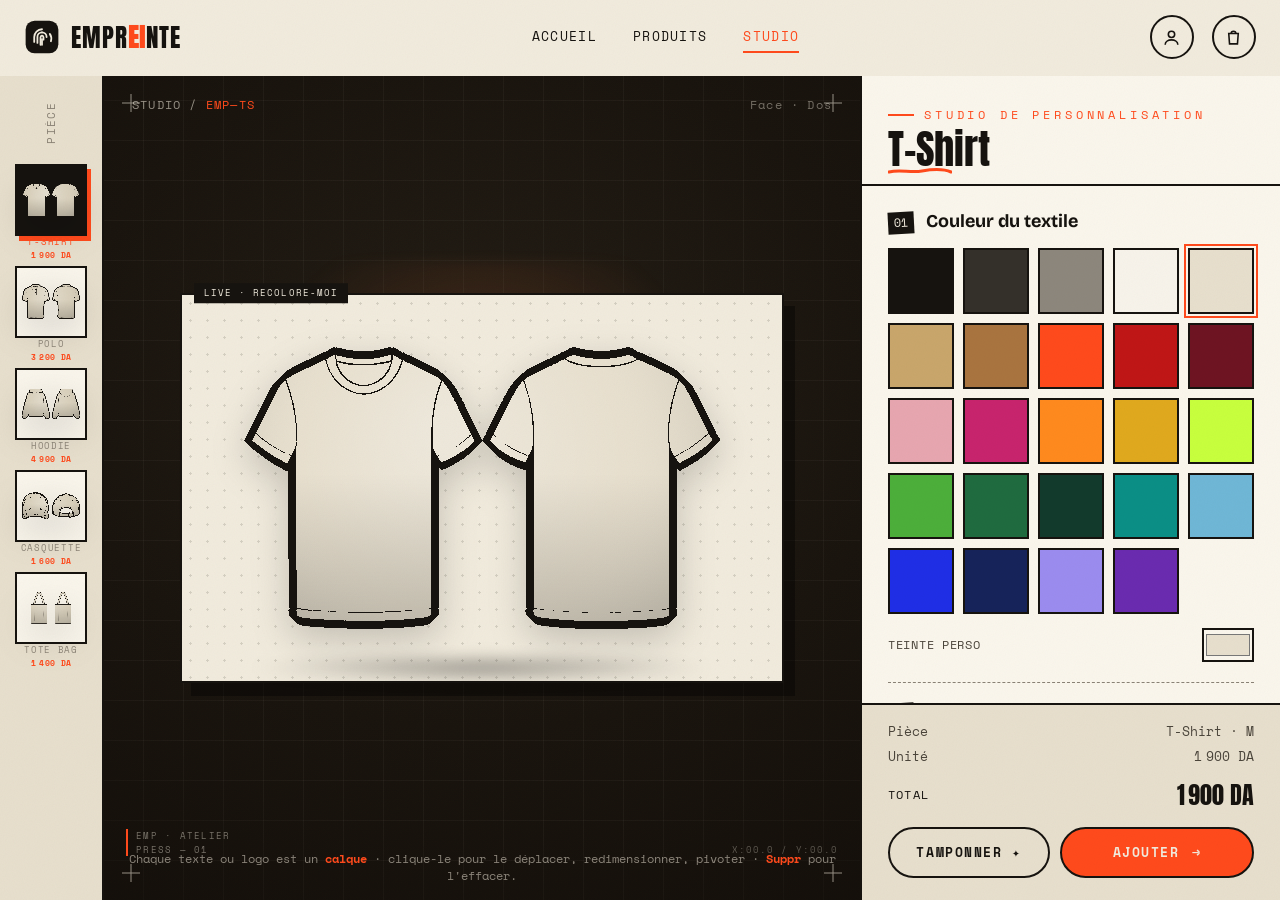
<file: content/studio.html>
<!DOCTYPE html>
<html lang="fr">
<head>
  <meta charset="UTF-8" />
  <meta name="viewport" content="width=device-width, initial-scale=1.0" />
  <meta name="description" content="Studio EMPREINTE : personnalise ta pièce — couleur, taille, texte, typo et logo — en temps réel." />
  <title>Studio — EMPREINTE</title>
  <link rel="preconnect" href="https://fonts.googleapis.com" />
  <link rel="preconnect" href="https://fonts.gstatic.com" crossorigin />
  <link href="https://fonts.googleapis.com/css2?family=Anton&family=Bebas+Neue&family=Oswald:wght@400;600;700&family=Archivo+Black&family=Bungee&family=Syne:wght@700;800&family=Unbounded:wght@600;800&family=Teko:wght@500;700&family=Fjalla+One&family=Russo+One&family=Titan+One&family=Abril+Fatface&family=Playfair+Display:wght@700;900&family=Bricolage+Grotesque:opsz,wght@12..96,400..800&family=DM+Serif+Display&family=Yeseva+One&family=Space+Mono:wght@400;700&family=Rubik+Mono+One&family=Monoton&family=Major+Mono+Display&family=Permanent+Marker&family=Caveat:wght@600;700&family=Pacifico&family=Shrikhand&family=Lobster&family=Archivo:ital,wght@0,300..900;1,300..900&display=swap" rel="stylesheet" />
  <link rel="stylesheet" href="../style/style.css" />
  <link rel="stylesheet" href="../style/personnalisation.css" />
</head>
<body class="studio-body">

  <header class="nav scrolled">
    <div class="nav__inner">
      <a class="brand" href="../index.html" aria-label="EMPREINTE accueil">
        <span class="brand__badge" aria-hidden="true">
          <svg class="brand__mark" viewBox="0 0 44 44">
            <rect class="brand__plate" x="2" y="2" width="40" height="40" rx="11" />
            <g class="brand__print">
              <path d="M22 12.5c-5.2 0-9.5 4.3-9.5 9.5v6" />
              <path d="M22 16.4c-3 0-5.6 2.5-5.6 5.6v7.2" />
              <path d="M22 16.4c3 0 5.6 2.5 5.6 5.6" />
              <path d="M31.5 18.2c1.8 2.4 2.4 5.6 1.4 9" />
              <path d="M22 20.3c-1 0-1.8.9-1.8 2v9.2" />
              <path d="M22 20.3c1 0 1.8.9 1.8 2v3" />
              <path d="M22 24.5v7" />
            </g>
          </svg>
        </span>
        <span class="brand__name">EMPR<b>EI</b>NTE</span>
      </a>
      <nav class="nav__links" aria-label="Navigation principale">
        <a class="nav__link" href="../index.html">Accueil</a>
        <a class="nav__link" href="produits.html">Produits</a>
        <a class="nav__link" href="studio.html" aria-current="page">Studio</a>
      </nav>
      <div class="nav__right">
        <a class="icon-btn" href="connexion.html" aria-label="Mon compte">
          <svg viewBox="0 0 24 24" fill="none" stroke="currentColor" stroke-width="2"><circle cx="12" cy="8" r="4"/><path d="M4 21c0-4 4-6 8-6s8 2 8 6"/></svg>
        </a>
        <button class="icon-btn" data-cart-open aria-label="Ouvrir le panier">
          <svg viewBox="0 0 24 24" fill="none" stroke="currentColor" stroke-width="2"><path d="M6 7h12l-1 13H7L6 7Z"/><path d="M9 7a3 3 0 0 1 6 0"/></svg>
          <span class="cart-count">0</span>
        </button>
        <button class="nav__burger" aria-label="Menu" aria-expanded="false"><span></span><span></span><span></span></button>
      </div>
    </div>
  </header>
  <nav class="mobile-menu" aria-label="Menu mobile">
    <a href="../index.html"><span>01</span> Accueil</a>
    <a href="produits.html"><span>02</span> Produits</a>
    <a href="studio.html"><span>03</span> Studio</a>
    <a href="connexion.html"><span>04</span> Compte</a>
  </nav>

  <main class="studio">
    <aside class="rail" aria-label="Choisir la pièce">
      <span class="rail__label">Pièce</span>
      <div class="rail__list" id="garment-rail"></div>
    </aside>
    <section class="stage-wrap" aria-label="Aperçu">
      <span class="reg-mark tl" aria-hidden="true"></span>
      <span class="reg-mark tr" aria-hidden="true"></span>
      <span class="reg-mark bl" aria-hidden="true"></span>
      <span class="reg-mark br" aria-hidden="true"></span>
      <span class="stage-plate" aria-hidden="true">EMP · ATELIER<br>PRESS — 01</span>
      <span class="stage-axis" aria-hidden="true">x:00.0 / y:00.0</span>

      <div class="stage-top">
        <span class="stage-code">STUDIO / <span id="stage-code">EMP—TS</span></span>
        <span class="stage-views" aria-hidden="true">Face · Dos</span>
      </div>

      <div class="stage" id="stage">
        <span class="stage-glow" aria-hidden="true"></span>
        <div class="stage__flip" id="flip">
          <div class="stage__garment" id="studio-garment"></div>
          <div class="layers" id="layers-stage"></div>
        </div>
        <div class="stage__ripple" id="ripple" aria-hidden="true"></div>
      </div>

      <div class="stage-hint">Chaque texte ou logo est un <b>calque</b> · clique-le pour le déplacer, redimensionner, pivoter · <b>Suppr</b> pour l'effacer.</div>
    </section>
    <aside class="panel" aria-label="Personnalisation">
      <header class="panel__head">
        <span class="eyebrow">Studio de personnalisation</span>
        <h1 id="panel-title">T-Shirt</h1>
      </header>

      <div class="panel__scroll">
        <section class="step">
          <div class="step__head"><span class="step__n">01</span><h2>Couleur du textile</h2></div>
          <div class="swatches" id="color-grid"></div>
          <label class="custom-color">
            <span>Teinte perso</span>
            <input type="color" id="color-custom" value="#e7dfcd" aria-label="Couleur personnalisée" />
          </label>
        </section>
        <section class="step">
          <div class="step__head"><span class="step__n">02</span><h2>Taille</h2></div>
          <div class="sizes" id="size-grid"></div>
        </section>
        <section class="step">
          <div class="step__head"><span class="step__n">03</span><h2>Texte imprimé</h2></div>
          <input type="text" id="txt-input" class="field" maxlength="22" placeholder="Tape ton slogan…" aria-label="Texte à imprimer" />
          <div class="row">
            <select id="font-select" class="field" aria-label="Police"></select>
          </div>
          <div class="font-preview" id="font-preview" aria-hidden="true">Empreinte</div>
          <span class="mini-label">Couleur de l'encre</span>
          <div class="swatches sm" id="txt-color"></div>
          <button class="btn btn-outline btn-block" id="txt-add" type="button" style="margin-top:14px">+ Ajouter le texte</button>
        </section>
        <section class="step">
          <div class="step__head"><span class="step__n">04</span><h2>Logo / Image</h2></div>
          <label class="upload" id="upload-label">
            <input type="file" id="logo-input" accept="image/png,image/jpeg,image/svg+xml" hidden />
            <svg viewBox="0 0 24 24" fill="none" stroke="currentColor" stroke-width="2"><path d="M12 16V4m0 0 4 4m-4-4L8 8"/><path d="M4 16v2a2 2 0 0 0 2 2h12a2 2 0 0 0 2-2v-2"/></svg>
            <span>Dépose ou choisis un fichier (PNG, JPG, SVG)</span>
          </label>
        </section>
        <section class="step">
          <div class="step__head"><span class="step__n">05</span><h2>Calques</h2></div>
          <ul class="layers-list" id="layers-list"></ul>
          <p class="layers-empty" id="layers-empty">Aucun calque. Ajoute un texte ou un logo.</p>
        </section>
        <section class="step">
          <div class="step__head"><span class="step__n">06</span><h2>Quantité</h2></div>
          <div class="qty big">
            <button id="qty-minus" aria-label="moins">−</button>
            <span id="qty-val">1</span>
            <button id="qty-plus" aria-label="plus">+</button>
          </div>
        </section>
      </div>
      <footer class="summary">
        <div class="summary__rows">
          <div class="summary__row"><span>Pièce</span><span id="sum-name">T-Shirt · M</span></div>
          <div class="summary__row"><span>Unité</span><span id="sum-unit">1 900 DA</span></div>
          <div class="summary__row total"><span>Total</span><span id="sum-total">1 900 DA</span></div>
        </div>
        <div class="summary__actions">
          <button class="btn btn-outline" id="stamp-btn" type="button">Tamponner ✦</button>
          <button class="btn btn-red magnetic" id="add-btn" type="button">Ajouter <span class="arrow">→</span></button>
        </div>
      </footer>
    </aside>
  </main>
  <script src="../javascript/data.js"></script>
  <script src="../javascript/main.js"></script>
  <script src="../javascript/personnalisation.js"></script>
</body>
</html>
</file>
<file: style/style.css>
*, *::before, *::after { box-sizing: border-box; margin: 0; padding: 0; }
html { -webkit-text-size-adjust: 100%; scroll-behavior: smooth; }
img, svg { display: block; max-width: 100%; }
button, input, textarea, select { font: inherit; color: inherit; }
button { cursor: pointer; background: none; border: none; }
a { color: inherit; text-decoration: none; }
ul, ol { list-style: none; }
:focus-visible { outline: 3px solid var(--red); outline-offset: 3px; }
:root {
  --paper:    #f1ebdd;          
  --paper-2:  #e7dfcd;          
  --paper-3:  #faf6ec;         
  --ink:      #16130f;          
  --ink-soft: #4a443a;
  --ink-faint:#8a8275;
  --line:     #16130f;
  --red:      #ff4a1c;          
  --red-deep: #d63410;
  --blue:     #1f2ee6;         
  --acid:     #c8ff3d;          

  --f-display: "Anton", "Arial Narrow", sans-serif;
  --f-head:    "Bricolage Grotesque", Georgia, serif;
  --f-body:    "Archivo", "Helvetica Neue", sans-serif;
  --f-mono:    "Space Mono", "Courier New", monospace;

  --ease:  cubic-bezier(.16,1,.3,1);
  --ease2: cubic-bezier(.65,.05,.36,1);
  --nav-h: 76px;

  --maxw: 1320px;
}

body {
  font-family: var(--f-body);
  background: var(--paper);
  color: var(--ink);
  line-height: 1.5;
  font-size: 17px;
  overflow-x: hidden;
  -webkit-font-smoothing: antialiased;
  position: relative;
}

body::before {
  content: "";
  position: fixed; inset: 0;
  pointer-events: none; z-index: 9990;
  opacity: .045; mix-blend-mode: multiply;
  background-image: url("data:image/svg+xml,%3Csvg xmlns='http://www.w3.org/2000/svg' width='160' height='160'%3E%3Cfilter id='n'%3E%3CfeTurbulence type='fractalNoise' baseFrequency='.9' numOctaves='2' stitchTiles='stitch'/%3E%3C/filter%3E%3Crect width='100%25' height='100%25' filter='url(%23n)'/%3E%3C/svg%3E");
}

::selection { background: var(--red); color: var(--paper); }

.container { width: min(100% - 48px, var(--maxw)); margin-inline: auto; }
@media (max-width: 640px){ .container { width: calc(100% - 32px); } }

/* type helpers */
h1,h2,h3,h4 { line-height: .98; font-weight: 400; }
.eyebrow {
  font-family: var(--f-mono);
  font-size: 12px; letter-spacing: .32em; text-transform: uppercase;
  color: var(--red); display: inline-flex; align-items: center; gap: 10px;
}
.eyebrow::before { content: ""; width: 26px; height: 2px; background: var(--red); }

.cursor-dot, .cursor-ring {
  position: fixed; top: 0; left: 0; z-index: 10000; pointer-events: none;
  border-radius: 50%; mix-blend-mode: difference;
  translate: -50% -50%;
}
.cursor-dot  { width: 7px;  height: 7px;  background: #fff; }
.cursor-ring {
  width: 40px; height: 40px; border: 1.5px solid #fff;
  transition: width .25s var(--ease), height .25s var(--ease), background .25s var(--ease);
}
.cursor-ring.hover { width: 64px; height: 64px; background: rgba(255,255,255,.12); }
body.has-cursor, body.has-cursor a, body.has-cursor button { cursor: none; }
@media (hover: none), (max-width: 860px) { .cursor-dot, .cursor-ring { display: none; } }

.btn {
  --bg: var(--ink); --fg: var(--paper);
  position: relative; display: inline-flex; align-items: center; gap: 12px;
  padding: 16px 30px; font-family: var(--f-mono); font-size: 13px;
  letter-spacing: .12em; text-transform: uppercase; font-weight: 700;
  background: var(--bg); color: var(--fg);
  border: 2px solid var(--ink); border-radius: 999px;
  overflow: hidden; isolation: isolate; transition: color .35s var(--ease);
}
.btn::before {
  content: ""; position: absolute; inset: 0; z-index: -1;
  background: var(--red); translate: 0 101%; transition: translate .45s var(--ease);
}
.btn:hover::before { translate: 0 0; }
.btn:hover { color: var(--paper); }
.btn .arrow { transition: translate .35s var(--ease); }
.btn:hover .arrow { translate: 5px 0; }

.btn-outline { --bg: transparent; --fg: var(--ink); }
.btn-red { --bg: var(--red); --fg: var(--paper); border-color: var(--ink); }
.btn-red::before { background: var(--ink); }
.btn-block { width: 100%; justify-content: center; }
.btn-lg { padding: 20px 38px; font-size: 14px; }

.nav {
  position: fixed; top: 0; left: 0; right: 0; z-index: 1000;
  height: var(--nav-h); display: flex; align-items: center;
  border-bottom: 2px solid transparent;
  transition: background .4s var(--ease), border-color .4s var(--ease);
}
.nav.scrolled {
  background: color-mix(in srgb, var(--paper) 86%, transparent);
  backdrop-filter: blur(12px); border-bottom-color: var(--ink);
}
.nav__inner {
  width: min(100% - 48px, var(--maxw)); margin-inline: auto;
  display: flex; align-items: center; justify-content: space-between; gap: 24px;
}
.brand { display: flex; align-items: center; gap: 11px; }
.brand__badge { display: block; line-height: 0; transition: transform .4s var(--ease); }
.brand:hover .brand__badge { transform: rotate(-6deg) scale(1.04); }
.brand__mark { width: 36px; height: 36px; overflow: visible; }
.brand__plate {
  fill: var(--ink); stroke: var(--ink); stroke-width: 0;
  transition: fill .35s var(--ease);
}
.brand:hover .brand__plate { fill: var(--red); }
.brand__print {
  fill: none; stroke: var(--paper); stroke-width: 2.2;
  stroke-linecap: round; stroke-linejoin: round;
}

.brand__badge { position: relative; }
.brand__name {
  font-family: var(--f-display); font-size: 25px; letter-spacing: .04em;
  line-height: 1; text-transform: uppercase;
}
.brand__name b { color: var(--red); }
.ridge { stroke: var(--ink); fill: none; stroke-width: 6; stroke-linecap: round; }

.nav__links { display: flex; align-items: center; gap: 36px; }
.nav__link {
  font-family: var(--f-mono); font-size: 13px; letter-spacing: .1em;
  text-transform: uppercase; position: relative; padding: 6px 0;
}
.nav__link::after {
  content: ""; position: absolute; left: 0; bottom: 0; height: 2px; width: 100%;
  background: var(--red); scale: 0 1; transform-origin: left; transition: scale .35s var(--ease);
}
.nav__link:hover::after, .nav__link[aria-current="page"]::after { scale: 1 1; }
.nav__link[aria-current="page"] { color: var(--red); }

.nav__right { display: flex; align-items: center; gap: 18px; }
.icon-btn {
  position: relative; width: 44px; height: 44px; border: 2px solid var(--ink);
  border-radius: 50%; display: grid; place-items: center;
  transition: background .3s var(--ease), color .3s var(--ease);
}
.icon-btn:hover { background: var(--ink); color: var(--paper); }
.icon-btn svg { width: 19px; height: 19px; }
.cart-count {
  position: absolute; top: -6px; right: -6px; min-width: 21px; height: 21px;
  padding: 0 5px; border-radius: 999px; background: var(--red); color: var(--paper);
  font-family: var(--f-mono); font-size: 11px; font-weight: 700;
  display: grid; place-items: center; border: 2px solid var(--paper);
}
.cart-count.pop { animation: badgePop .5s var(--ease2); }
@keyframes badgePop { 0%{scale:.4} 55%{scale:1.4} 100%{scale:1} }

.nav__burger { display: none; width: 44px; height: 44px; flex-direction: column;
  justify-content: center; align-items: center; gap: 6px; }
.nav__burger span { width: 24px; height: 2px; background: var(--ink); transition: .35s var(--ease); }
.mobile-menu {
  position: fixed; inset: 0; z-index: 999; background: var(--ink); color: var(--paper);
  display: flex; flex-direction: column; justify-content: center; gap: 6px; padding: 0 32px;
  clip-path: circle(0% at calc(100% - 50px) 44px); transition: clip-path .6s var(--ease);
}
.mobile-menu.open { clip-path: circle(150% at calc(100% - 50px) 44px); }
.mobile-menu a {
  font-family: var(--f-display); font-size: clamp(40px, 12vw, 76px);
  text-transform: uppercase; line-height: 1.04; opacity: 0; translate: 0 30px;
  transition: opacity .5s var(--ease), translate .5s var(--ease), color .25s;
}
.mobile-menu.open a { opacity: 1; translate: 0 0; }
.mobile-menu a:nth-child(1){ transition-delay:.12s } .mobile-menu a:nth-child(2){ transition-delay:.18s }
.mobile-menu a:nth-child(3){ transition-delay:.24s } .mobile-menu a:nth-child(4){ transition-delay:.30s }
.mobile-menu a:nth-child(5){ transition-delay:.36s }
.mobile-menu a:hover { color: var(--red); }
.mobile-menu a span { color: var(--red); font-family: var(--f-mono); font-size: 14px; vertical-align: super; }

@media (max-width: 940px){
  .nav__links { display: none; }
  .nav__burger { display: flex; }
  body.menu-open .nav__burger span:nth-child(1){ rotate: 45deg; translate: 0 8px; background: var(--paper); }
  body.menu-open .nav__burger span:nth-child(2){ opacity: 0; }
  body.menu-open .nav__burger span:nth-child(3){ rotate: -45deg; translate: 0 -8px; background: var(--paper); }
}
.ticker {
  background: var(--ink); color: var(--paper); overflow: hidden;
  border-block: 2px solid var(--ink); padding: 14px 0; white-space: nowrap;
}
.ticker.red { background: var(--red); color: var(--ink); border-color: var(--ink); }
.ticker__track { display: inline-flex; gap: 0; animation: scroll-x 28s linear infinite; }
.ticker:hover .ticker__track { animation-play-state: paused; }
.ticker__track span {
  font-family: var(--f-display); font-size: 26px; text-transform: uppercase;
  letter-spacing: .04em; padding: 0 26px; display: inline-flex; align-items: center; gap: 26px;
}
.ticker__track span::after { content: "✶"; color: var(--red); font-size: 18px; }
.ticker.red .ticker__track span::after { color: var(--ink); }
@keyframes scroll-x { to { translate: -50% 0; } }

.reveal { opacity: 0; translate: 0 40px; transition: opacity .8s var(--ease), translate .8s var(--ease); }
.reveal.in { opacity: 1; translate: 0 0; }
.reveal-clip { clip-path: inset(0 100% 0 0); transition: clip-path 1s var(--ease); }
.reveal-clip.in { clip-path: inset(0 0 0 0); }
[data-delay="1"]{ transition-delay:.1s } [data-delay="2"]{ transition-delay:.2s }
[data-delay="3"]{ transition-delay:.3s } [data-delay="4"]{ transition-delay:.4s }
[data-delay="5"]{ transition-delay:.5s }

.curtain {
  position: fixed; inset: 0; z-index: 9999; background: var(--ink);
  transform-origin: bottom; scale: 1 1; pointer-events: none;
}
.curtain.lift  { animation: curtainUp .7s var(--ease) forwards; }
.curtain.drop  { animation: curtainDown .55s var(--ease) forwards; }
@keyframes curtainUp   { to { scale: 1 0; transform-origin: top; } }
@keyframes curtainDown { from { scale: 1 0; transform-origin: bottom; } to { scale: 1 1; } }
.curtain__logo {
  position: absolute; inset: 0; display: grid; place-items: center;
  font-family: var(--f-display); color: var(--paper); font-size: 40px; letter-spacing:.1em;
}

.drawer-scrim {
  position: fixed; inset: 0; z-index: 1100; background: rgba(22,19,15,.5);
  backdrop-filter: blur(3px); opacity: 0; visibility: hidden; transition: .4s var(--ease);
}
.drawer-scrim.open { opacity: 1; visibility: visible; }
.drawer {
  position: fixed; top: 0; right: 0; bottom: 0; z-index: 1101; width: min(440px, 92vw);
  background: var(--paper-3); border-left: 2px solid var(--ink);
  translate: 100% 0; transition: translate .5s var(--ease);
  display: flex; flex-direction: column;
}
.drawer.open { translate: 0 0; }
.drawer__head {
  display: flex; align-items: center; justify-content: space-between;
  padding: 22px 24px; border-bottom: 2px solid var(--ink);
}
.drawer__head h3 { font-family: var(--f-display); font-size: 26px; text-transform: uppercase; }
.drawer__close { font-family: var(--f-mono); font-size: 13px; letter-spacing:.1em; text-transform: uppercase; }
.drawer__close:hover { color: var(--red); }
.drawer__body { flex: 1; overflow-y: auto; padding: 12px 24px; }
.drawer__foot { padding: 20px 24px; border-top: 2px solid var(--ink); }
.drawer__total { display: flex; justify-content: space-between; align-items: baseline; margin-bottom: 16px; }
.drawer__total span:first-child { font-family: var(--f-mono); font-size: 12px; letter-spacing:.15em; text-transform: uppercase; }
.drawer__total span:last-child { font-family: var(--f-display); font-size: 30px; }

.cart-line { display: flex; gap: 14px; padding: 16px 0; border-bottom: 1px dashed var(--ink-faint); }
.cart-line__thumb {
  width: 64px; height: 76px; flex: none; border: 2px solid var(--ink); border-radius: 4px;
  background: var(--paper-2); display: grid; place-items: center; position: relative; overflow: hidden;
}
.cart-line__thumb .gm { position: absolute; inset: 8px; }
.cart-line__info { flex: 1; min-width: 0; }
.cart-line__info h4 { font-family: var(--f-head); font-weight: 700; font-size: 16px; }
.cart-line__meta { font-family: var(--f-mono); font-size: 11px; color: var(--ink-soft); margin-top: 2px; }
.cart-line__row { display: flex; align-items: center; justify-content: space-between; margin-top: 8px; }
.qty { display: inline-flex; align-items: center; border: 2px solid var(--ink); border-radius: 999px; }
.qty button { width: 28px; height: 28px; font-family: var(--f-mono); font-weight: 700; }
.qty button:hover { color: var(--red); }
.qty span { min-width: 26px; text-align: center; font-family: var(--f-mono); font-size: 14px; }
.cart-line__price { font-family: var(--f-display); font-size: 18px; }
.cart-line__rm { font-family: var(--f-mono); font-size: 10px; letter-spacing:.1em; text-transform: uppercase; color: var(--ink-faint); }
.cart-line__rm:hover { color: var(--red); }
.cart-empty { text-align: center; padding: 60px 10px; color: var(--ink-soft); font-family: var(--f-mono); font-size: 13px; }

.garment { position: relative; width: 100%; height: 100%; }
.garment .gm-svg {
  position: absolute; inset: 0; width: 100%; height: 100%; overflow: visible;
  transition: color .4s var(--ease);
}
.garment .gm-art {
  position: absolute; display: grid; place-items: center; text-align: center;
  pointer-events: none;
}
.toast-wrap { position: fixed; bottom: 26px; left: 50%; translate: -50% 0; z-index: 1200; display: flex; flex-direction: column; gap: 10px; }
.toast {
  background: var(--ink); color: var(--paper); padding: 14px 22px; border-radius: 999px;
  font-family: var(--f-mono); font-size: 13px; letter-spacing:.04em; display: flex; gap: 12px; align-items: center;
  box-shadow: 0 12px 40px rgba(22,19,15,.35); animation: toastIn .5s var(--ease);
}
.toast b { color: var(--acid); }
.toast.err b { color: var(--red); }
@keyframes toastIn { from { translate: 0 24px; opacity: 0; } }

.footer { background: var(--ink); color: var(--paper); padding: 90px 0 40px; margin-top: 0; position: relative; overflow: hidden; }
.footer__giant {
  font-family: var(--f-display); font-size: clamp(80px, 22vw, 320px); line-height: .8;
  letter-spacing: .01em; color: transparent; -webkit-text-stroke: 1.5px var(--paper);
  text-stroke: 1.5px var(--paper); white-space: nowrap; opacity: .25; user-select: none;
  margin-bottom: 50px;
}
.footer__grid { display: grid; grid-template-columns: 1.4fr 1fr 1fr; gap: 40px; }
.footer h4 { font-family: var(--f-mono); font-size: 12px; letter-spacing:.18em; text-transform: uppercase; color: var(--red); margin-bottom: 18px; }
.footer ul li { margin-bottom: 10px; }
.footer ul a:hover { color: var(--red); }
.footer__about { font-family: var(--f-head); font-size: 19px; line-height: 1.4; max-width: 34ch; }
.footer__bottom {
  display: flex; justify-content: space-between; flex-wrap: wrap; gap: 12px;
  margin-top: 60px; padding-top: 24px; border-top: 1px solid rgba(241,235,221,.2);
  font-family: var(--f-mono); font-size: 12px; color: var(--ink-faint);
}
@media (max-width: 760px){ .footer__grid { grid-template-columns: 1fr; } }
.section { padding: 110px 0; }
.section-head { display: flex; align-items: flex-end; justify-content: space-between; gap: 30px; margin-bottom: 56px; flex-wrap: wrap; }
.section-head h2 { font-family: var(--f-display); font-size: clamp(40px, 7vw, 96px); text-transform: uppercase; line-height: .95; letter-spacing: -.01em; }
.section-head p { font-family: var(--f-head); font-size: 18px; max-width: 36ch; color: var(--ink-soft); }

.prod-grid { display: grid; grid-template-columns: repeat(3, 1fr); gap: 22px; }
@media (max-width: 980px){ .prod-grid { grid-template-columns: repeat(2, 1fr); } }
@media (max-width: 560px){ .prod-grid { grid-template-columns: 1fr; } }

.prod-card {
  position: relative; border: 2px solid var(--ink); border-radius: 8px; overflow: hidden;
  background: var(--paper-3); display: flex; flex-direction: column;
  transition: transform .5s var(--ease), box-shadow .5s var(--ease);
}
.prod-card:hover { transform: translateY(-6px); box-shadow: 10px 14px 0 var(--ink); }
.prod-card__stage {
  position: relative; aspect-ratio: 1 / 1; background:
    radial-gradient(circle at 50% 40%, var(--paper-3), var(--paper-2));
  display: grid; place-items: center; padding: 16%; border-bottom: 2px solid var(--ink);
  overflow: hidden;
}

.prod-card__stage:has(.product-photo) { padding: 0; }
.prod-card__stage::before {
  content: ""; position: absolute; inset: 0; opacity: .5; pointer-events: none;
  background-image: radial-gradient(var(--ink-faint) .8px, transparent .8px);
  background-size: 12px 12px; mix-blend-mode: multiply;
  -webkit-mask-image: radial-gradient(circle at 50% 50%, #000 60%, transparent 75%);
          mask-image: radial-gradient(circle at 50% 50%, #000 60%, transparent 75%);
}
.prod-card__stage .garment { width: 80%; height: 80%; position: relative; z-index: 1;
  transition: transform .6s var(--ease); }
.prod-card:hover .prod-card__stage .garment { transform: scale(1.05) rotate(-1.5deg); }
.prod-card__id {
  position: absolute; top: 12px; left: 12px; z-index: 2; font-family: var(--f-mono);
  font-size: 10px; letter-spacing: .12em; background: var(--ink); color: var(--paper);
  padding: 3px 8px; border-radius: 4px;
}
.prod-card__tag {
  position: absolute; top: 12px; right: 12px; z-index: 2; font-family: var(--f-mono);
  font-size: 10px; letter-spacing: .08em; text-transform: uppercase; color: var(--red);
  background: var(--paper-3); border: 1.5px solid var(--red); padding: 3px 8px; border-radius: 999px;
}
.prod-card__body { padding: 18px 18px 20px; display: flex; flex-direction: column; gap: 6px; flex: 1; }
.prod-card__body h3 { font-family: var(--f-head); font-weight: 700; font-size: 21px; line-height: 1.05; }
.prod-card__body p { font-size: 13.5px; color: var(--ink-soft); line-height: 1.4; flex: 1; }
.prod-card__foot { display: flex; align-items: center; justify-content: space-between; margin-top: 10px; }
.prod-card__price { font-family: var(--f-display); font-size: 26px; }
.prod-card__actions { display: flex; gap: 8px; }
.prod-card__mini {
  font-family: var(--f-mono); font-size: 11px; letter-spacing: .06em; text-transform: uppercase;
  border: 2px solid var(--ink); border-radius: 999px; padding: 9px 14px; transition: .3s var(--ease);
}
.prod-card__mini:hover { background: var(--ink); color: var(--paper); }
.prod-card__mini.red { background: var(--red); color: var(--paper); border-color: var(--ink); }
.prod-card__mini.red:hover { background: var(--ink); }


.field {
  width: 100%; font-family: var(--f-body); font-size: 15px; color: var(--ink);
  background: var(--paper-3); border: 2px solid var(--ink); border-radius: 0;
  padding: 14px 16px; transition: box-shadow .25s var(--ease), border-color .25s var(--ease);
}
.field::placeholder { color: var(--ink-faint); }
.field:focus { outline: none; border-color: var(--red); box-shadow: 5px 5px 0 var(--ink); }
.field.bad { border-color: var(--red); box-shadow: 5px 5px 0 var(--red); }
select.field { appearance: none; cursor: pointer;
  background-image: linear-gradient(45deg,transparent 50%,var(--ink) 50%),linear-gradient(135deg,var(--ink) 50%,transparent 50%);
  background-position: calc(100% - 20px) 19px, calc(100% - 14px) 19px; background-size: 6px 6px, 6px 6px; background-repeat: no-repeat; }
.fieldset { display: flex; flex-direction: column; gap: 8px; }
.fieldset > label { font-family: var(--f-mono); font-size: 12px; letter-spacing: .08em; text-transform: uppercase; color: var(--ink-soft); }
.field-msg { font-family: var(--f-mono); font-size: 11.5px; min-height: 15px; color: var(--red); letter-spacing: .02em; }
.field-msg.ok { color: var(--blue); }
.field-hint { font-family: var(--f-mono); font-size: 11px; color: var(--ink-faint); display: flex; justify-content: space-between; }
.field-hint b { color: var(--blue); }

@media (prefers-reduced-motion: reduce){
  *, *::before, *::after { animation-duration: .001ms !important; transition-duration: .001ms !important; }
  .reveal { opacity: 1; translate: none; } .reveal-clip { clip-path: none; }
  html { scroll-behavior: auto; }
}

.photo-wrap { position: relative; width: 100%; height: 100%; display: grid; place-items: center; }
.cat-tile__art .photo-wrap { position: absolute; inset: 0; }
.prod-card__stage .photo-wrap { width: 100%; height: 100%; }
.product-photo { width: 100%; height: 100%; object-fit: contain; display: block;
  transition: transform .6s var(--ease); }

.prod-card__stage .product-photo { object-fit: cover; }
.prod-card:hover .product-photo { transform: scale(1.04); }
.cat-tile:hover .product-photo { transform: scale(1.06); }
.photo-wrap .garment { width: 86%; height: 86%; }
</file>
<file: style/accueil.css>
.hero { position: relative; padding-top: calc(var(--nav-h) + 40px); overflow: hidden; }
.hero__bg { position: absolute; inset: 0; pointer-events: none; z-index: 0; }
.hero__ghost {
  position: absolute; right: -2vw; top: 8vh; font-family: var(--f-display);
  font-size: 46vw; line-height: .7; color: transparent; -webkit-text-stroke: 2px var(--paper-2);
  text-stroke: 2px var(--paper-2); user-select: none;
}
.hero__print { position: absolute; right: 6vw; bottom: -6vh; width: 38vw; max-width: 520px; opacity: .9; }
.hero__print .ridge path { stroke-dasharray: 420; stroke-dashoffset: 420; animation: drawRidge 2.4s var(--ease) forwards; }
.hero__print .ridge path:nth-child(2){ animation-delay: .15s } .hero__print .ridge path:nth-child(3){ animation-delay: .3s }
.hero__print .ridge path:nth-child(4){ animation-delay: .45s } .hero__print .ridge path:nth-child(5){ animation-delay: .6s }
.hero__print .ridge path:nth-child(6){ animation-delay: .75s } .hero__print .ridge path:nth-child(7){ animation-delay: .9s }
.hero__print .ridge path:nth-child(8){ animation-delay: 1.05s }
@keyframes drawRidge { to { stroke-dashoffset: 0; } }

.hero__inner {
  position: relative; z-index: 1; display: grid;
  grid-template-columns: minmax(0, 1fr) clamp(300px, 30vw, 440px);
  gap: 56px; align-items: center; min-height: 82vh; padding-bottom: 70px;
}
.hero__title { font-family: var(--f-display); font-size: clamp(54px, 11.5vw, 172px); line-height: .92;
  text-transform: uppercase; margin: 26px 0 30px; letter-spacing: -.01em; }

.hero__title .line-mask { display: block; overflow: hidden; padding-bottom: .04em; }
.hero__title .line { display: block; }
.hero__title .line--red { color: var(--red); -webkit-text-stroke: 0; }
.hero__lede { font-family: var(--f-head); font-size: clamp(17px, 1.55vw, 21px); max-width: 46ch; color: var(--ink-soft); line-height: 1.55; }
.hero__cta { display: flex; gap: 14px; flex-wrap: wrap; margin: 36px 0 44px; }
.hero__stats { display: flex; gap: 48px; flex-wrap: wrap; }

@keyframes heroRise { from { opacity: 0; transform: translateY(110%); } to { opacity: 1; transform: translateY(0); } }
@keyframes heroFade { from { opacity: 0; transform: translateY(22px); } to { opacity: 1; transform: translateY(0); } }
.hero-rise { opacity: 0; animation: heroFade .9s var(--ease) forwards; animation-delay: var(--d, 0s); }
.hero__title .line.hero-rise { animation-name: heroRise; }   /* title lines slide up inside their mask */
@media (prefers-reduced-motion: reduce){ .hero-rise { opacity: 1; animation: none; } }
.hero__stats li { display: flex; flex-direction: column; }
.hero__stats strong { font-family: var(--f-display); font-size: 40px; line-height: 1; }
.hero__stats span { font-family: var(--f-mono); font-size: 11px; letter-spacing: .12em; text-transform: uppercase; color: var(--ink-faint); }

.hero__stage {
  position: relative; width: 100%; aspect-ratio: 4/5; border: 2px solid var(--ink); border-radius: 14px;
  background: var(--paper-3); box-shadow: 12px 14px 0 var(--ink);
  display: flex; flex-direction: column; padding: 22px; overflow: hidden;
  opacity: 0; animation: heroStageIn 1s var(--ease) .5s forwards;
}
@keyframes heroStageIn { from { opacity: 0; transform: translateY(28px) scale(.97) rotate(1deg); }
  to { opacity: 1; transform: none; } }
@media (prefers-reduced-motion: reduce){ .hero__stage { opacity: 1; animation: none; } }
.hero__stage::before {
  content: ""; position: absolute; inset: 0; opacity: .5; pointer-events: none;
  background-image: radial-gradient(var(--ink-faint) 1px, transparent 1px); background-size: 16px 16px;
  mix-blend-mode: multiply;
}
.stage__tag { position: relative; z-index: 2; font-family: var(--f-mono); font-size: 11px; letter-spacing: .1em;
  color: var(--red); align-self: flex-start; }
.stage__garment { position: relative; z-index: 1; flex: 1; margin: 6px 0; }
.stage__garment .garment { width: 100%; height: 100%; }
.hero__photo { position: relative; z-index: 1; flex: 1; min-height: 0;
  display: grid; place-items: center; margin: 8px 0; }
.hero__photo .gm-canvas, .hero__photo img { max-width: 100%; max-height: 100%;
  width: auto; height: auto; object-fit: contain; }
.stage__swatches { position: relative; z-index: 2; display: flex; gap: 10px; justify-content: center; flex-wrap: wrap; }
.stage__sw { width: 30px; height: 30px; border-radius: 50%; border: 2px solid var(--ink); transition: transform .25s var(--ease); }
.stage__sw:hover { transform: scale(1.18); }
.stage__sw.active { box-shadow: 0 0 0 3px var(--paper-3), 0 0 0 5px var(--ink); }
.stage__corner { position: absolute; bottom: 14px; right: 16px; z-index: 2; font-family: var(--f-mono); font-size: 10px; color: var(--ink-faint); }

.hero__scroll { position: absolute; left: 50%; bottom: 18px; translate: -50% 0; z-index: 1;
  font-family: var(--f-mono); font-size: 11px; letter-spacing: .2em; color: var(--ink-soft); }
.hero__scroll:hover { color: var(--red); }

@media (max-width: 900px){
  .hero__inner { grid-template-columns: 1fr; gap: 36px; min-height: auto; padding-top: 10px; }
  .hero__stage { max-width: 420px; }
  .hero__ghost { display: none; } .hero__print { width: 70vw; opacity: .5; }
}

.cats__grid { display: grid; grid-template-columns: repeat(5, 1fr); gap: 14px; }
.cat-tile {
  position: relative; border: 2px solid var(--ink); border-radius: 10px; overflow: hidden;
  aspect-ratio: 3/4; background: var(--paper-3); display: flex; flex-direction: column;
  justify-content: flex-end; padding: 16px; transition: background .4s var(--ease), color .4s var(--ease);
}
.cat-tile__art { position: absolute; inset: 12% 16% 26%; transition: transform .55s var(--ease); }
.cat-tile:hover { background: var(--ink); color: var(--paper); }
.cat-tile:hover .cat-tile__art { transform: scale(1.08) rotate(2deg); }
.cat-tile__n { position: relative; font-family: var(--f-mono); font-size: 11px; color: var(--red); }
.cat-tile__name { position: relative; font-family: var(--f-display); font-size: clamp(18px, 2vw, 26px); text-transform: uppercase; line-height: .95; }
.cat-tile__go { position: relative; font-family: var(--f-mono); font-size: 11px; letter-spacing: .1em; margin-top: 4px; opacity: .6; }
@media (max-width: 900px){ .cats__grid { grid-template-columns: repeat(2, 1fr); } }

.manifesto { background: var(--ink); color: var(--paper); padding: 120px 0; }
.manifesto__text { font-family: var(--f-head); font-weight: 500; font-size: clamp(22px, 3vw, 40px); line-height: 1.2; max-width: 28ch; }
.manifesto__text em { font-style: italic; color: var(--paper); }
.manifesto__text mark { background: var(--red); color: var(--ink); padding: 0 .12em; }
.manifesto__meta { display: flex; gap: 36px; flex-wrap: wrap; margin-top: 50px;
  font-family: var(--f-mono); font-size: 12px; letter-spacing: .14em; color: var(--ink-faint); }
.manifesto__meta span::before { content: "● "; color: var(--red); }


.process__list { display: grid; grid-template-columns: repeat(4, 1fr); gap: 0; border-top: 2px solid var(--ink); }
.process__step { padding: 36px 26px 36px 0; border-right: 2px solid var(--ink); position: relative; }
.process__step:last-child { border-right: none; }
.process__step:hover { background: var(--paper-3); }
.process__num { font-family: var(--f-mono); font-size: 13px; color: var(--red); }
.process__step h3 { font-family: var(--f-display); font-size: clamp(28px, 3vw, 44px); text-transform: uppercase; margin: 14px 0 10px; }
.process__step p { font-size: 14px; color: var(--ink-soft); max-width: 24ch; }
@media (max-width: 760px){ .process__list { grid-template-columns: 1fr 1fr; }
  .process__step { border-bottom: 2px solid var(--ink); }
  .process__step:nth-child(even){ border-right: none; } }


.popular { background: var(--paper-2); }

.cta-band { background: var(--paper); }
.cta-band__inner { display: flex; align-items: center; justify-content: space-between; gap: 48px;
  padding: 120px 0; flex-wrap: wrap; }
.cta-band__inner h2 { font-family: var(--f-display); font-size: clamp(42px, 7vw, 116px); text-transform: uppercase; line-height: .98; letter-spacing: -.01em; }
</file>
<file: style/formulaire.css>
.auth {
  margin-top: var(--nav-h);
  min-height: calc(100vh - var(--nav-h));
  display: grid; grid-template-columns: 1.05fr 1fr;
}

.auth__art {
  position: relative; background: var(--ink); color: var(--paper);
  padding: 56px 60px; display: flex; flex-direction: column; justify-content: space-between;
  overflow: hidden; border-right: 2px solid var(--ink);
}
.auth__art .ghost {
  position: absolute; bottom: -6%; left: -3%; font-family: var(--f-display);
  font-size: clamp(120px, 22vw, 300px); line-height: .8; color: transparent;
  -webkit-text-stroke: 1.5px color-mix(in srgb, var(--paper) 22%, transparent);
  pointer-events: none; user-select: none;
}
.auth__art .eyebrow { color: var(--red); position: relative; z-index: 2; }
.auth__art-print { width: 120px; height: 120px; position: relative; z-index: 2; }
.auth__art-print .ridge { stroke: var(--red); fill: none; stroke-width: 1.5; stroke-linecap: round;
  stroke-dasharray: 200; stroke-dashoffset: 200; animation: drawRidge 2.4s var(--ease) forwards .3s; }
@keyframes drawRidge { to { stroke-dashoffset: 0; } }
.auth__art h2 {
  position: relative; z-index: 2; font-family: var(--f-display);
  font-size: clamp(38px, 5vw, 68px); line-height: .92; text-transform: uppercase; margin: 24px 0 14px;
}
.auth__art h2 em { color: var(--red); font-style: normal; }
.auth__art p { position: relative; z-index: 2; max-width: 38ch; color: color-mix(in srgb, var(--paper) 75%, transparent); font-size: 15px; line-height: 1.6; }
.auth__art-foot { position: relative; z-index: 2; font-family: var(--f-mono); font-size: 11.5px; letter-spacing: .08em;
  color: color-mix(in srgb, var(--paper) 55%, transparent); display: flex; flex-direction: column; gap: 6px; }
.auth__art-foot b { color: var(--acid); }

.auth__form-wrap {
  display: flex; align-items: center; justify-content: center; padding: 48px 40px; background: var(--paper);
}
.auth__card { width: min(100%, 440px); }
.auth__card > .eyebrow { margin-bottom: 10px; }
.auth__card h1 { font-family: var(--f-display); font-size: clamp(34px, 4.4vw, 50px); line-height: .95; margin-bottom: 8px; }
.auth__card .lede { color: var(--ink-soft); font-size: 14.5px; margin-bottom: 26px; }
.auth__card .lede a { color: var(--red); border-bottom: 1px solid var(--red); }

.auth__form { display: flex; flex-direction: column; gap: 18px; }
.auth__form .grid-2 { display: grid; grid-template-columns: 1fr 1fr; gap: 14px; }
.auth__form.shake { animation: shake .4s var(--ease); }
@keyframes shake { 25% { transform: translateX(-7px); } 50% { transform: translateX(6px); } 75% { transform: translateX(-4px); } }

.auth__banner {
  font-family: var(--f-mono); font-size: 12.5px; padding: 0 14px; max-height: 0; overflow: hidden;
  border: 0 solid var(--ink); transition: max-height .35s var(--ease), padding .35s var(--ease);
}
.auth__banner.show { max-height: 80px; padding: 13px 14px; border-width: 2px; }
.auth__banner.ok  { background: color-mix(in srgb, var(--blue) 12%, var(--paper)); border-color: var(--blue); color: var(--blue); }
.auth__banner.err { background: color-mix(in srgb, var(--red) 12%, var(--paper)); border-color: var(--red); color: var(--red-deep); }

.demo-note {
  font-family: var(--f-mono); font-size: 11px; color: var(--ink-faint);
  border: 1px dashed var(--ink-faint); padding: 10px 12px; line-height: 1.5;
}
.demo-note b { color: var(--ink); }

.logged-box {
  margin-top: 18px; border: 2px solid var(--ink); padding: 18px; background: var(--paper-3);
  display: flex; flex-direction: column; gap: 14px;
}
.logged-box p { font-size: 14px; line-height: 1.5; }
.logged-box p span { font-family: var(--f-mono); font-size: 12px; color: var(--ink-faint); }

@media (max-width: 860px) {
  .auth { grid-template-columns: 1fr; }
  .auth__art { padding: 40px; min-height: 230px; border-right: none; border-bottom: 2px solid var(--ink); }
  .auth__art-foot, .auth__art-print { display: none; }
  .auth__art h2 { font-size: 40px; margin: 8px 0; }
}
@media (max-width: 460px) {
  .auth__form-wrap { padding: 34px 22px; }
  .auth__form .grid-2 { grid-template-columns: 1fr; }
}
</file>
<file: style/panier.css>
.cart-hero { margin-top: var(--nav-h); padding: 48px 0 26px; border-bottom: 2px solid var(--ink); }
.cart-hero__title { font-family: var(--f-display); font-size: clamp(48px, 9vw, 110px); line-height: .88; text-transform: uppercase; }
.cart-hero__title b { color: var(--red); }
.cart-hero__sub { font-family: var(--f-mono); font-size: 13px; color: var(--ink-soft); margin-top: 10px; letter-spacing: .04em; }

.cart-layout {
  display: grid; grid-template-columns: minmax(0,1fr) 360px; gap: 40px;
  padding: 44px 0 80px; align-items: start;
}

.cart-list { display: flex; flex-direction: column; }
.cart-row {
  display: grid; grid-template-columns: 110px minmax(0,1fr) auto; gap: 22px; align-items: center;
  padding: 22px 0; border-bottom: 2px solid var(--ink);
  transition: opacity .28s var(--ease), transform .28s var(--ease);
}
.cart-row:first-child { border-top: 2px solid var(--ink); }
.cart-row.removing { opacity: 0; transform: translateX(-24px); }
.cart-row__thumb {
  width: 110px; height: 110px; border: 2px solid var(--ink); background: var(--paper-3);
  display: grid; place-items: center; position: relative; overflow: hidden;
}
.cart-row__thumb::before {
  content: ""; position: absolute; inset: 0; opacity: .12;
  background: radial-gradient(var(--ink) 1px, transparent 1px); background-size: 9px 9px;
}
.cart-row__thumb .garment { width: 84%; height: 84%; position: relative; z-index: 1; }

.cart-row__info { min-width: 0; }
.cart-row__top { display: flex; align-items: center; gap: 10px; flex-wrap: wrap; }
.cart-row__info h3 { font-family: var(--f-head); font-weight: 700; font-size: 20px; }
.tagpill {
  font-family: var(--f-mono); font-size: 9.5px; letter-spacing: .08em; text-transform: uppercase;
  background: var(--red); color: var(--paper); padding: 3px 8px;
}
.cart-row__meta { font-size: 13.5px; color: var(--ink-soft); margin-top: 6px; display: flex; align-items: center; gap: 4px; flex-wrap: wrap; }
.cart-row__meta .cdot { width: 11px; height: 11px; border: 1px solid var(--ink); display: inline-block; vertical-align: middle; }
.cart-row__ref { font-family: var(--f-mono); font-size: 11px; color: var(--ink-faint); margin-top: 8px; letter-spacing: .06em; }

.cart-row__ctrl { display: flex; flex-direction: column; align-items: flex-end; gap: 12px; }
.cart-row__price { font-family: var(--f-display); font-size: 24px; }
.cart-row__rm {
  font-family: var(--f-mono); font-size: 13px; color: var(--ink-faint); cursor: pointer;
  width: 30px; height: 30px; border: 1.5px solid transparent; transition: .25s var(--ease);
}
.cart-row__rm:hover { color: var(--red); border-color: var(--red); }

.cart-summary {
  position: sticky; top: calc(var(--nav-h) + 24px);
  border: 2px solid var(--ink); background: var(--paper-3); padding: 26px;
  box-shadow: 9px 9px 0 var(--ink);
}
.cart-summary h2 { font-family: var(--f-head); font-weight: 800; font-size: 22px; margin-bottom: 18px; }
.cart-summary__row { display: flex; justify-content: space-between; font-size: 14px; color: var(--ink-soft); padding: 9px 0; font-family: var(--f-mono); }
.cart-summary__row.grand {
  border-top: 2px solid var(--ink); margin-top: 8px; padding-top: 16px;
  font-family: var(--f-display); font-size: 30px; color: var(--ink);
}
.cart-summary__row.grand span:first-child { font-family: var(--f-mono); font-size: 13px; letter-spacing: .08em; text-transform: uppercase; align-self: center; }
.cart-summary .btn { margin-top: 20px; }
.cart-summary__note { font-family: var(--f-mono); font-size: 10.5px; color: var(--ink-faint); margin-top: 14px; line-height: 1.6; text-align: center; }

.cart-empty-state { text-align: center; padding: 90px 20px; }
.cart-empty-state svg { width: 64px; height: 64px; stroke: var(--ink-faint); margin-bottom: 20px; }
.cart-empty-state h2 { font-family: var(--f-display); font-size: 40px; text-transform: uppercase; }
.cart-empty-state p { color: var(--ink-soft); margin: 10px 0 26px; }

.order-confirm {
  position: fixed; inset: 0; z-index: 1200; display: grid; place-items: center; padding: 24px;
  background: color-mix(in srgb, var(--ink) 64%, transparent); backdrop-filter: blur(4px);
  opacity: 0; pointer-events: none; transition: opacity .35s var(--ease);
}
.order-confirm.open { opacity: 1; pointer-events: auto; }
.order-confirm__card {
  width: min(100%, 460px); background: var(--paper); border: 2px solid var(--ink);
  box-shadow: 12px 12px 0 var(--red); padding: 40px 34px; text-align: center;
  transform: translateY(20px) scale(.96); transition: transform .45s var(--ease);
}
.order-confirm.open .order-confirm__card { transform: none; }
.order-confirm__seal {
  width: 84px; height: 84px; margin: 0 auto 18px; border: 2px solid var(--ink); border-radius: 50%;
  display: grid; place-items: center; color: var(--red); position: relative;
  animation: sealPop .6s var(--ease) both;
}
@keyframes sealPop { 0% { transform: scale(0) rotate(-30deg); } 60% { transform: scale(1.15) rotate(6deg); } 100% { transform: scale(1) rotate(0); } }
.order-confirm__seal svg { width: 40px; height: 40px; }
.order-confirm__card h2 { font-family: var(--f-display); font-size: 38px; text-transform: uppercase; line-height: .95; }
.order-confirm__card p { color: var(--ink-soft); font-size: 14px; margin: 10px 0 22px; }
.order-confirm__rows { border: 2px solid var(--ink); margin-bottom: 22px; }
.order-confirm__rows div { display: flex; justify-content: space-between; padding: 13px 16px; font-family: var(--f-mono); font-size: 13px; }
.order-confirm__rows div:first-child { border-bottom: 1px dashed var(--ink-faint); }
.order-confirm__rows b { color: var(--red); letter-spacing: .04em; }

@media (max-width: 920px) {
  .cart-layout { grid-template-columns: 1fr; }
  .cart-summary { position: static; box-shadow: 6px 6px 0 var(--ink); }
}
@media (max-width: 540px) {
  .cart-row { grid-template-columns: 78px minmax(0,1fr); grid-template-areas: "thumb info" "ctrl ctrl"; gap: 14px; }
  .cart-row__thumb { width: 78px; height: 78px; grid-area: thumb; }
  .cart-row__info { grid-area: info; }
  .cart-row__ctrl { grid-area: ctrl; flex-direction: row; align-items: center; justify-content: space-between; width: 100%; }
}
</file>
<file: style/produits.css>
.page-hero { padding: calc(var(--nav-h) + 60px) 0 40px; }
.page-hero__title { font-family: var(--f-display); font-size: clamp(64px, 16vw, 200px);
  text-transform: uppercase; line-height: .82; margin: 18px 0 18px; }
.page-hero__lede { font-family: var(--f-head); font-size: clamp(17px, 1.6vw, 21px);
  max-width: 50ch; color: var(--ink-soft); line-height: 1.45; }

.toolbar { position: sticky; top: var(--nav-h); z-index: 500; background: color-mix(in srgb, var(--paper) 90%, transparent);
  backdrop-filter: blur(10px); border-block: 2px solid var(--ink); padding: 14px 0; }
.toolbar__inner { display: flex; align-items: center; justify-content: space-between; gap: 20px; flex-wrap: wrap; }
.filter-bar { display: flex; gap: 8px; flex-wrap: wrap; }
.filter-pill {
  font-family: var(--f-mono); font-size: 12px; letter-spacing: .06em; text-transform: uppercase;
  border: 2px solid var(--ink); border-radius: 999px; padding: 9px 16px; transition: .3s var(--ease);
}
.filter-pill:hover { background: var(--paper-3); }
.filter-pill.active { background: var(--ink); color: var(--paper); }

.search { display: flex; align-items: center; gap: 8px; border: 2px solid var(--ink); border-radius: 999px;
  padding: 8px 16px; background: var(--paper-3); min-width: 240px; }
.search svg { width: 16px; height: 16px; color: var(--ink-soft); }
.search input { border: none; background: none; outline: none; width: 100%; font-family: var(--f-mono); font-size: 13px; }
.search input::placeholder { color: var(--ink-faint); }

.catalogue { padding-top: 50px; }
.prod-none { grid-column: 1/-1; text-align: center; padding: 80px 0; font-family: var(--f-head); font-size: 22px; color: var(--ink-soft); }
.link-reset { color: var(--red); text-decoration: underline; font: inherit; }

@media (max-width: 640px){ .toolbar__inner { flex-direction: column; align-items: stretch; } .search { min-width: 0; } }

.prod-card { cursor: pointer; }
.prod-card__view {
  position: absolute; bottom: 12px; right: 12px; z-index: 2;
  font-family: var(--f-mono); font-size: 10px; letter-spacing: .1em; text-transform: uppercase;
  background: var(--ink); color: var(--paper); padding: 4px 10px; border-radius: 999px;
  opacity: 0; transform: translateY(6px); transition: .3s var(--ease);
}
.prod-card:hover .prod-card__view, .prod-card:focus-visible .prod-card__view { opacity: 1; transform: translateY(0); }

.qv-scrim {
  position: fixed; inset: 0; z-index: 1500; display: grid; place-items: center; padding: 24px;
  background: color-mix(in srgb, var(--ink) 62%, transparent); backdrop-filter: blur(6px);
  opacity: 0; visibility: hidden; transition: opacity .3s var(--ease), visibility .3s var(--ease);
}
.qv-scrim.open { opacity: 1; visibility: visible; }
.qv {
  position: relative; width: min(880px, 100%); max-height: 90vh; overflow: auto;
  display: grid; grid-template-columns: 1.05fr 1fr; gap: 0;
  background: var(--paper); border: 2px solid var(--ink); border-radius: 10px;
  box-shadow: 16px 18px 0 rgba(0,0,0,.4);
  transform: translateY(14px) scale(.98); transition: transform .35s var(--ease);
}
.qv-scrim.open .qv { transform: translateY(0) scale(1); }
.qv__close {
  position: absolute; top: 12px; right: 12px; z-index: 3; font-family: var(--f-mono);
  font-size: 11px; letter-spacing: .06em; text-transform: uppercase; border: 2px solid var(--ink);
  background: var(--paper); padding: 7px 12px; border-radius: 999px; transition: .25s var(--ease);
}
.qv__close:hover { background: var(--ink); color: var(--paper); }
.qv__stage {
  position: relative; aspect-ratio: 1/1; border-right: 2px solid var(--ink);
  background:
    radial-gradient(rgba(22,19,15,.12) 1.1px, transparent 1.2px) 0 0 / 16px 16px,
    radial-gradient(circle at 50% 42%, var(--paper-3), var(--paper-2));
  display: grid; place-items: center; padding: 12%;
}
.qv__id {
  position: absolute; top: 14px; left: 14px; font-family: var(--f-mono); font-size: 10px;
  letter-spacing: .12em; background: var(--ink); color: var(--paper); padding: 3px 9px; border-radius: 4px;
}
.qv__art { width: 84%; height: 84%; }
.qv__art .gm-svg { filter: drop-shadow(0 14px 20px rgba(0,0,0,.22)); }
.qv__swatches { position: absolute; bottom: 16px; left: 50%; transform: translateX(-50%); display: flex; gap: 7px; }
.qv__sw { width: 22px; height: 22px; border-radius: 50%; border: 2px solid var(--ink); cursor: pointer; transition: .2s var(--ease); }
.qv__sw:hover { transform: scale(1.12); }
.qv__sw.active { box-shadow: 0 0 0 2px var(--paper), 0 0 0 4px var(--red); }
.qv__info { padding: 30px 28px; display: flex; flex-direction: column; gap: 12px; }
.qv__tag { font-family: var(--f-mono); font-size: 11px; letter-spacing: .1em; text-transform: uppercase; color: var(--red); }
.qv__info h3 { font-family: var(--f-display); font-size: clamp(26px, 4vw, 40px); line-height: .95; text-transform: uppercase; }
.qv__info p { font-size: 14.5px; color: var(--ink-soft); line-height: 1.5; }
.qv__sizes { display: flex; gap: 8px; flex-wrap: wrap; margin-top: 2px; }
.qv__size {
  min-width: 44px; font-family: var(--f-mono); font-size: 12px; border: 2px solid var(--ink);
  padding: 9px 10px; border-radius: 6px; transition: .25s var(--ease);
}
.qv__size:hover { background: var(--paper-3); }
.qv__size.active { background: var(--ink); color: var(--paper); }
.qv__price { font-family: var(--f-display); font-size: 34px; margin-top: 4px; }
.qv__actions { display: flex; gap: 10px; margin-top: 8px; flex-wrap: wrap; }
.qv__actions .btn { flex: 1; min-width: 150px; text-align: center; }
@media (max-width: 680px){
  .qv { grid-template-columns: 1fr; }
  .qv__stage { border-right: none; border-bottom: 2px solid var(--ink); }
}
</file>
<file: style/personnalisation.css>
.studio-body { overflow-x: hidden; }

.studio {
  margin-top: var(--nav-h);
  height: calc(100vh - var(--nav-h));
  display: grid;
  grid-template-columns: 104px minmax(0, 1fr) 420px;
  background: var(--paper);
}

@keyframes slideFromLeft {
  from { opacity: 0; transform: translateX(-46px); }
  to   { opacity: 1; transform: translateX(0); }
}
@keyframes slideFromRight {
  from { opacity: 0; transform: translateX(46px); }
  to   { opacity: 1; transform: translateX(0); }
}
@keyframes riseIn {
  from { opacity: 0; transform: translateY(26px) scale(.97); }
  to   { opacity: 1; transform: translateY(0) scale(1); }
}
.rail       { animation: slideFromLeft .7s var(--ease) both; }
.stage-wrap { animation: riseIn .8s var(--ease) .12s both; }
.panel      { animation: slideFromRight .75s var(--ease) .22s both; }
@media (prefers-reduced-motion: reduce) {
  .rail, .stage-wrap, .panel { animation: none; }
}

.rail {
  border-right: 2px solid var(--ink);
  display: flex; flex-direction: column; align-items: center; gap: 16px;
  padding: 26px 0 26px; background: var(--paper-2);
  position: relative;
}
.rail__label {
  font-family: var(--f-mono); font-size: 11px; letter-spacing: .12em;
  text-transform: uppercase; color: var(--ink-faint);
  writing-mode: vertical-rl; transform: rotate(180deg); margin-bottom: 4px;
}
.rail__list { display: flex; flex-direction: column; gap: 30px; width: 100%; align-items: center; }
.rail__btn {
  width: 72px; height: 72px; border: 2px solid var(--ink); background: var(--paper-3);
  display: grid; place-items: center; cursor: pointer; position: relative;
  transition: transform .35s var(--ease), background .3s var(--ease), box-shadow .3s var(--ease);
  animation: slideFromLeft .5s var(--ease) both;
}

.rail__btn:nth-child(1){ animation-delay:.30s }
.rail__btn:nth-child(2){ animation-delay:.37s }
.rail__btn:nth-child(3){ animation-delay:.44s }
.rail__btn:nth-child(4){ animation-delay:.51s }
.rail__btn:nth-child(5){ animation-delay:.58s }
.rail__btn::after {
  content: attr(data-label); position: absolute; left: 50%; bottom: -15px; transform: translateX(-50%);
  font-family: var(--f-mono); font-size: 9px; letter-spacing: .08em; text-transform: uppercase;
  color: var(--ink-faint); white-space: nowrap;
}
.rail__btn::before {
  content: attr(data-price); position: absolute; left: 50%; bottom: -27px; transform: translateX(-50%);
  font-family: var(--f-mono); font-size: 8px; letter-spacing: .04em; font-weight: 700;
  color: var(--red); white-space: nowrap;
}
.rail__btn .garment { width: 90%; height: 90%; }
.rail__btn:hover { transform: translateY(-3px) rotate(-2deg); box-shadow: 4px 6px 0 var(--ink); }
.rail__btn.active { background: var(--ink); box-shadow: 4px 5px 0 var(--red); }
.rail__btn.active::after { color: var(--red); }
.rail__btn.active .gm-lines { filter: invert(1); }

.stage-wrap {
  position: relative; display: flex; flex-direction: column;
  align-items: center; justify-content: center; padding: 28px;
  color: #efe7d6;
  background:
    radial-gradient(120% 90% at 50% 38%, #221c14 0%, #18130d 46%, #100c08 100%);
  overflow: hidden;
  isolation: isolate;
}
.stage-wrap::before {
  content: ""; position: absolute; inset: 0; z-index: 0; pointer-events: none;
  background:
    repeating-linear-gradient(0deg,  transparent 0 39px, rgba(255,247,232,.035) 39px 40px),
    repeating-linear-gradient(90deg, transparent 0 39px, rgba(255,247,232,.035) 39px 40px);
  -webkit-mask-image: radial-gradient(110% 90% at 50% 42%, #000 55%, transparent 100%);
          mask-image: radial-gradient(110% 90% at 50% 42%, #000 55%, transparent 100%);
}

.stage-wrap::after {
  content: ""; position: absolute; inset: 0; z-index: 0; pointer-events: none; opacity: .5;
  background-image: url("data:image/svg+xml,%3Csvg xmlns='http://www.w3.org/2000/svg' width='160' height='160'%3E%3Cfilter id='n'%3E%3CfeTurbulence type='fractalNoise' baseFrequency='.9' numOctaves='2'/%3E%3C/filter%3E%3Crect width='100%25' height='100%25' filter='url(%23n)' opacity='.4'/%3E%3C/svg%3E");
  mix-blend-mode: overlay;
}

.reg-mark {
  position: absolute; width: 18px; height: 18px; z-index: 2; opacity: .55;
  border-color: rgba(255,247,232,.5); pointer-events: none;
}
.reg-mark::before, .reg-mark::after { content:""; position:absolute; background: rgba(255,247,232,.5); }
.reg-mark::before { width: 18px; height: 1.5px; top: 8px; }
.reg-mark::after  { width: 1.5px; height: 18px; left: 8px; }
.reg-mark.tl { top: 18px; left: 18px; }
.reg-mark.tr { top: 18px; right: 18px; }
.reg-mark.bl { bottom: 18px; left: 18px; }
.reg-mark.br { bottom: 18px; right: 18px; }

.stage-plate {
  position: absolute; left: 22px; bottom: 44px; z-index: 2;
  font-family: var(--f-mono); font-size: 9px; line-height: 1.5; letter-spacing: .14em;
  text-transform: uppercase; color: rgba(255,247,232,.42);
  border-left: 2px solid var(--red); padding-left: 8px;
}
.stage-axis {
  position: absolute; right: 22px; bottom: 44px; z-index: 2;
  font-family: var(--f-mono); font-size: 9px; letter-spacing: .12em;
  color: rgba(255,247,232,.30); text-transform: uppercase;
}

.stage-top {
  position: absolute; top: 20px; left: 0; right: 0; padding: 0 28px; z-index: 3;
  display: flex; align-items: center; justify-content: space-between;
}
.stage-code { font-family: var(--f-mono); font-size: 12px; letter-spacing: .1em; color: rgba(255,247,232,.55); }
.stage-code span { color: var(--red); }
.stage-views { font-family: var(--f-mono); font-size: 12px; letter-spacing: .1em; color: rgba(255,247,232,.4); }
.view-toggle { display: flex; border: 2px solid rgba(255,247,232,.55); background: rgba(255,247,232,.05); }
.view-btn {
  font-family: var(--f-mono); font-size: 11px; letter-spacing: .08em; text-transform: uppercase;
  padding: 9px 18px; cursor: pointer; color: rgba(255,247,232,.65); transition: .25s var(--ease);
}
.view-btn + .view-btn { border-left: 2px solid rgba(255,247,232,.55); }
.view-btn.active { background: #efe7d6; color: var(--ink); }

.stage {
  position: relative; width: min(96%, 800px); aspect-ratio: 1.62 / 1;
  perspective: 1400px; z-index: 2;
}
.stage::before {
  content: ""; position: absolute; inset: 3% 5%; z-index: 0; border: 2px solid var(--ink);
  background:
    radial-gradient(rgba(22,19,15,.13) 1.1px, transparent 1.3px) 0 0 / 17px 17px,
    #f1ebdd;
  box-shadow: 11px 13px 0 rgba(0,0,0,.38);
}
.stage::after {
  content: "LIVE · recolore-moi"; position: absolute; top: 3%; left: 5%; z-index: 1;
  transform: translateY(-50%); margin-left: 14px; padding: 3px 10px; background: var(--ink);
  color: var(--paper); font-family: var(--f-mono); font-size: 9px; letter-spacing: .12em; text-transform: uppercase;
}

.stage-glow {
  position: absolute; left: 50%; top: 40%; transform: translate(-50%,-50%);
  width: 90%; height: 90%; z-index: -1; pointer-events: none;
  background: radial-gradient(circle, rgba(255,176,120,.22) 0%, rgba(255,120,60,.10) 38%, transparent 68%);
  filter: blur(6px);
}
.stage__flip {
  position: absolute; inset: 0; transform-style: preserve-3d;
  transition: transform .9s var(--ease);
}
.stage.flipped .stage__flip { transform: rotateY(180deg); }
.stage__garment { position: absolute; inset: 0; backface-visibility: hidden; }
.stage__garment .garment { width: 100%; height: 100%; }


.flat { position: absolute; inset: 7% 5%; display: grid; place-items: center; }
.flat .gm-canvas {
  max-width: 100%; max-height: 100%; width: auto; height: auto;
  object-fit: contain; filter: drop-shadow(0 12px 18px rgba(0,0,0,.18));
}
.rail__btn .flat { inset: 8% 6%; }

.stage__garment .gm-svg {
  filter: drop-shadow(0 14px 20px rgba(0,0,0,.26));
  transition: color .45s var(--ease);
}

@keyframes garmentSwap {
  from { opacity: 0; transform: translateX(-38px) rotate(-2deg); }
  to   { opacity: 1; transform: translateX(0) rotate(0); }
}
.stage__garment.swap-in { animation: garmentSwap .55s var(--ease); }

.stage__garment::after {
  content: ""; position: absolute; bottom: 4%; left: 50%; transform: translateX(-50%);
  width: 70%; height: 22px; background: radial-gradient(ellipse, rgba(0,0,0,.5), transparent 70%);
  filter: blur(8px); z-index: -1;
}

.layers { position: absolute; inset: 0; z-index: 4; }
.layer {
  position: absolute; transform: translate(-50%,-50%);
  cursor: grab; touch-action: none;
  display: inline-flex; align-items: center; justify-content: center;
}
.layer:active { cursor: grabbing; }
.layer__content {
  pointer-events: none; user-select: none;
  display: flex; align-items: center; justify-content: center;
}
.layer__content.is-text {
  font-family: var(--f-display); font-size: clamp(11px, 1.9vw, 22px); line-height: .98;
  text-transform: uppercase; text-align: center; color: var(--paper);
  white-space: pre-wrap; word-break: break-word; max-width: 40vw;
}
.layer__content.is-logo img { width: 92px; height: auto; max-width: 92px; display: block; }

.layer__frame {
  position: absolute; inset: -8px; border: 1.5px dashed var(--red);
  opacity: 0; pointer-events: none; transition: opacity .15s var(--ease);
}
.layer.selected .layer__frame { opacity: 1; }

.layer__h {
  position: absolute; width: 13px; height: 13px; background: var(--paper);
  border: 2px solid var(--red); border-radius: 2px; z-index: 2;
  opacity: 0; pointer-events: none; transition: opacity .15s var(--ease);
}
.layer.selected .layer__h { opacity: 1; pointer-events: auto; }
.layer__h.tl { top: -8px;    left: -8px;    transform: translate(-50%,-50%); cursor: nwse-resize; }
.layer__h.tr { top: -8px;    right: -8px;   transform: translate(50%,-50%);  cursor: nesw-resize; }
.layer__h.bl { bottom: -8px; left: -8px;    transform: translate(-50%,50%);  cursor: nesw-resize; }
.layer__h.br { bottom: -8px; right: -8px;   transform: translate(50%,50%);   cursor: nwse-resize; }

.layer__rot {
  position: absolute; top: -34px; left: 50%; transform: translateX(-50%);
  width: 24px; height: 24px; display: grid; place-items: center;
  background: var(--red); color: var(--paper); border-radius: 50%;
  z-index: 2; cursor: grab; opacity: 0; pointer-events: none; transition: opacity .15s var(--ease);
}
.layer__rot svg { width: 14px; height: 14px; }
.layer__rot::before {
  content: ""; position: absolute; top: 100%; left: 50%; transform: translateX(-50%);
  width: 1.5px; height: 16px; background: var(--red);
}
.layer.selected .layer__rot { opacity: 1; pointer-events: auto; }

.layer__del {
  position: absolute; top: -14px; right: -14px; width: 22px; height: 22px;
  display: grid; place-items: center; border-radius: 50%;
  background: var(--ink); color: var(--paper); font-size: 12px; line-height: 1;
  border: 1.5px solid var(--paper); z-index: 3;
  opacity: 0; pointer-events: none; transition: opacity .15s var(--ease), background .2s;
}
.layer.selected .layer__del { opacity: 1; pointer-events: auto; }
.layer__del:hover { background: var(--red); }

.stage__ripple {
  position: absolute; top: 42%; left: 50%; width: 10px; height: 10px;
  border-radius: 50%; border: 3px solid var(--red); transform: translate(-50%,-50%) scale(0);
  opacity: 0; pointer-events: none; z-index: 6;
}
.stage__ripple.go { animation: stamp .65s var(--ease) forwards; }
@keyframes stamp {
  0%   { transform: translate(-50%,-50%) scale(0); opacity: 1; border-width: 8px; }
  70%  { opacity: .55; }
  100% { transform: translate(-50%,-50%) scale(26); opacity: 0; border-width: 1px; }
}
.stage.pressed .stage__flip { animation: press .4s var(--ease); }
@keyframes press { 40% { transform: scale(.95); } }

.stage-hint {
  position: absolute; bottom: 16px; left: 0; right: 0; text-align: center; z-index: 2;
  font-family: var(--f-mono); font-size: 11.5px; color: rgba(255,247,232,.5); padding: 0 24px;
}
.stage-hint b { color: var(--red); }
.panel {
  border-left: 2px solid var(--ink); background: var(--paper-3);
  display: flex; flex-direction: column; min-height: 0;
}
.panel__head {
  padding: 22px 26px 16px; border-bottom: 2px solid var(--ink);
  position: relative;
}
.panel__head::after {
  content: ""; position: absolute; left: 26px; bottom: 10px; width: 64px; height: 6px;
  background: var(--red);
  -webkit-mask-image: url("data:image/svg+xml,%3Csvg xmlns='http://www.w3.org/2000/svg' viewBox='0 0 64 6'%3E%3Cpath d='M1 4 C12 1 22 5 34 3 S56 1 63 4' fill='none' stroke='%23000' stroke-width='3' stroke-linecap='round'/%3E%3C/svg%3E");
          mask-image: url("data:image/svg+xml,%3Csvg xmlns='http://www.w3.org/2000/svg' viewBox='0 0 64 6'%3E%3Cpath d='M1 4 C12 1 22 5 34 3 S56 1 63 4' fill='none' stroke='%23000' stroke-width='3' stroke-linecap='round'/%3E%3C/svg%3E");
  -webkit-mask-repeat: no-repeat; mask-repeat: no-repeat;
}
.panel__head h1 { font-family: var(--f-display); font-size: 40px; line-height: .95; margin-top: 6px; }
.panel__scroll { overflow-y: auto; flex: 1; padding: 6px 26px 18px; scrollbar-width: thin; }
.panel__scroll::-webkit-scrollbar { width: 6px; }
.panel__scroll::-webkit-scrollbar-thumb { background: var(--ink-faint); }

.step { padding: 20px 0; border-bottom: 1px dashed var(--ink-faint); }
.step:last-child { border-bottom: none; }
.step__head { display: flex; align-items: baseline; gap: 12px; margin-bottom: 14px; }
.step__n {
  font-family: var(--f-mono); font-size: 12px; color: var(--paper); background: var(--ink);
  padding: 2px 6px; transform: rotate(-3deg);
}
.step__head h2 { font-family: var(--f-head); font-weight: 700; font-size: 18px; }

.swatches { display: grid; grid-template-columns: repeat(5, 1fr); gap: 9px; }
.swatches.sm { grid-template-columns: repeat(7, 1fr); }
.swatch {
  aspect-ratio: 1; border: 2px solid var(--ink); cursor: pointer; position: relative;
  transition: transform .2s var(--ease);
}
.swatch:hover { transform: scale(1.12) rotate(-3deg); z-index: 2; }
.swatch.active::after {
  content: ""; position: absolute; inset: -6px; border: 2px solid var(--red);
}
.swatches.sm .swatch.active::after { inset: -4px; }
.custom-color {
  display: flex; align-items: center; justify-content: space-between; gap: 12px;
  margin-top: 14px; font-family: var(--f-mono); font-size: 12px; text-transform: uppercase;
  letter-spacing: .06em; color: var(--ink-soft);
}
.custom-color input[type="color"] {
  width: 52px; height: 34px; border: 2px solid var(--ink); background: none;
  cursor: pointer; padding: 0;
}
.sizes { display: grid; grid-template-columns: repeat(6, 1fr); gap: 8px; }
.size-btn {
  border: 2px solid var(--ink); background: var(--paper); padding: 12px 0; cursor: pointer;
  font-family: var(--f-mono); font-size: 13px; text-align: center; transition: .2s var(--ease);
}
.size-btn:hover { background: var(--paper-2); }
.size-btn.active { background: var(--ink); color: var(--paper); }

.row { margin-top: 10px; }
.field {
  width: 100%; border: 2px solid var(--ink); background: var(--paper); padding: 11px 13px;
  font-family: var(--f-mono); font-size: 13px; color: var(--ink); transition: .2s var(--ease);
}
.field:focus { outline: none; border-color: var(--red); background: var(--paper-3); }
select.field { cursor: pointer; }
.font-preview {
  margin-top: 10px; min-height: 56px; display: grid; place-items: center;
  border: 2px dashed var(--ink-faint); background: var(--paper);
  font-size: 30px; line-height: 1; text-transform: uppercase; color: var(--ink);
  letter-spacing: .01em; overflow: hidden; padding: 8px; transition: .25s var(--ease);
}
.font-preview.flip { animation: previewPop .35s var(--ease); }
@keyframes previewPop { 0%{ transform: translateX(-14px); opacity:.3 } 100%{ transform:none; opacity:1 } }

.mini-label {
  display: block; margin: 14px 0 8px; font-family: var(--f-mono); font-size: 11px;
  letter-spacing: .08em; text-transform: uppercase; color: var(--ink-soft);
}
.upload {
  display: flex; flex-direction: column; align-items: center; gap: 10px; text-align: center;
  border: 2px dashed var(--ink); padding: 24px 16px; cursor: pointer;
  font-family: var(--f-mono); font-size: 12px; color: var(--ink-soft);
  transition: .25s var(--ease); background: var(--paper);
}
.upload:hover, .upload.drag { background: var(--paper-2); border-color: var(--red); color: var(--ink); }
.upload svg { width: 28px; height: 28px; }
.ghost-btn {
  margin-top: 10px; font-family: var(--f-mono); font-size: 11px; letter-spacing: .05em;
  color: var(--red); text-decoration: underline; cursor: pointer; text-transform: uppercase;
}
.layers-list { display: flex; flex-direction: column; gap: 6px; }
.layers-empty { font-family: var(--f-mono); font-size: 11.5px; color: var(--ink-faint); padding: 4px 2px; }
.lyr {
  display: flex; align-items: center; gap: 6px; border: 2px solid var(--ink);
  background: var(--paper); transition: background .2s var(--ease), box-shadow .2s var(--ease);
}
.lyr.active { background: var(--paper-3); box-shadow: inset 3px 0 0 var(--red); }
.lyr__pick {
  flex: 1; min-width: 0; display: flex; align-items: center; gap: 9px; padding: 9px 10px;
  cursor: pointer; text-align: left;
}
.lyr__icon {
  width: 22px; height: 22px; flex: none; display: grid; place-items: center;
  border: 1.5px solid var(--ink); font-family: var(--f-display); font-size: 12px; background: var(--paper-2);
}
.lyr__name {
  font-family: var(--f-mono); font-size: 12px; color: var(--ink);
  white-space: nowrap; overflow: hidden; text-overflow: ellipsis;
}
.lyr__tools { display: flex; align-items: center; padding-right: 6px; gap: 2px; }
.lyr__btn {
  width: 26px; height: 30px; display: grid; place-items: center; cursor: pointer;
  font-size: 13px; color: var(--ink-soft); transition: .2s var(--ease);
}
.lyr__btn:hover { color: var(--ink); background: var(--paper-2); }
.lyr__btn.del:hover { color: var(--paper); background: var(--red); }

.qty { display: inline-flex; align-items: center; border: 2px solid var(--ink); }
.qty button {
  width: 40px; height: 40px; font-size: 20px; cursor: pointer; background: var(--paper);
  transition: .2s var(--ease); display: grid; place-items: center;
}
.qty button:hover { background: var(--ink); color: var(--paper); }
.qty span { min-width: 56px; text-align: center; font-family: var(--f-mono); font-size: 16px; }
.qty.big button { width: 48px; height: 48px; font-size: 22px; }

.summary { border-top: 2px solid var(--ink); padding: 18px 26px 22px; background: var(--paper-2); }
.summary__rows { display: flex; flex-direction: column; gap: 6px; margin-bottom: 14px; }
.summary__row {
  display: flex; justify-content: space-between; font-family: var(--f-mono);
  font-size: 12.5px; color: var(--ink-soft);
}
.summary__row.total { font-family: var(--f-display); font-size: 24px; color: var(--ink); margin-top: 4px; }
.summary__row.total span:first-child { font-family: var(--f-mono); font-size: 12px; align-self: center; letter-spacing: .1em; text-transform: uppercase; }
.summary__actions { display: grid; grid-template-columns: 1fr 1.2fr; gap: 10px; }
.summary__actions .btn { padding: 14px 18px; justify-content: center; }
#sum-total.bump { animation: bump .4s var(--ease); }
@keyframes bump { 40% { transform: scale(1.16); color: var(--red); } }

@media (max-width: 1080px) {
  .studio { grid-template-columns: 88px minmax(0,1fr) 360px; }
  .panel__head h1 { font-size: 32px; }
}
@media (max-width: 880px) {
  .studio {
    height: auto; grid-template-columns: 1fr; grid-template-rows: auto auto auto;
  }
  .rail {
    flex-direction: row; border-right: none; border-bottom: 2px solid var(--ink);
    padding: 16px 16px 40px; gap: 22px; overflow-x: auto; justify-content: flex-start;
    animation: slideFromLeft .6s var(--ease) both;
  }
  .rail__label { writing-mode: horizontal-tb; transform: none; margin: 0 4px 0 0; align-self: center; }
  .rail__btn::after { bottom: -14px; }
  .rail__btn::before { bottom: -25px; }
  .panel { border-left: none; animation: riseIn .6s var(--ease) .1s both; }
  .stage-wrap { min-height: 68vh; padding: 64px 18px 48px; border-bottom: 2px solid var(--ink); }
  .stage-plate, .stage-axis { bottom: 56px; }
  .panel__scroll { max-height: none; }
}
@media (max-width: 480px) {
  .stage { width: min(80vw, 360px); }
  .summary__actions { grid-template-columns: 1fr; }
  .swatches { grid-template-columns: repeat(5, 1fr); }
  .reg-mark { display: none; }
}
</file>
